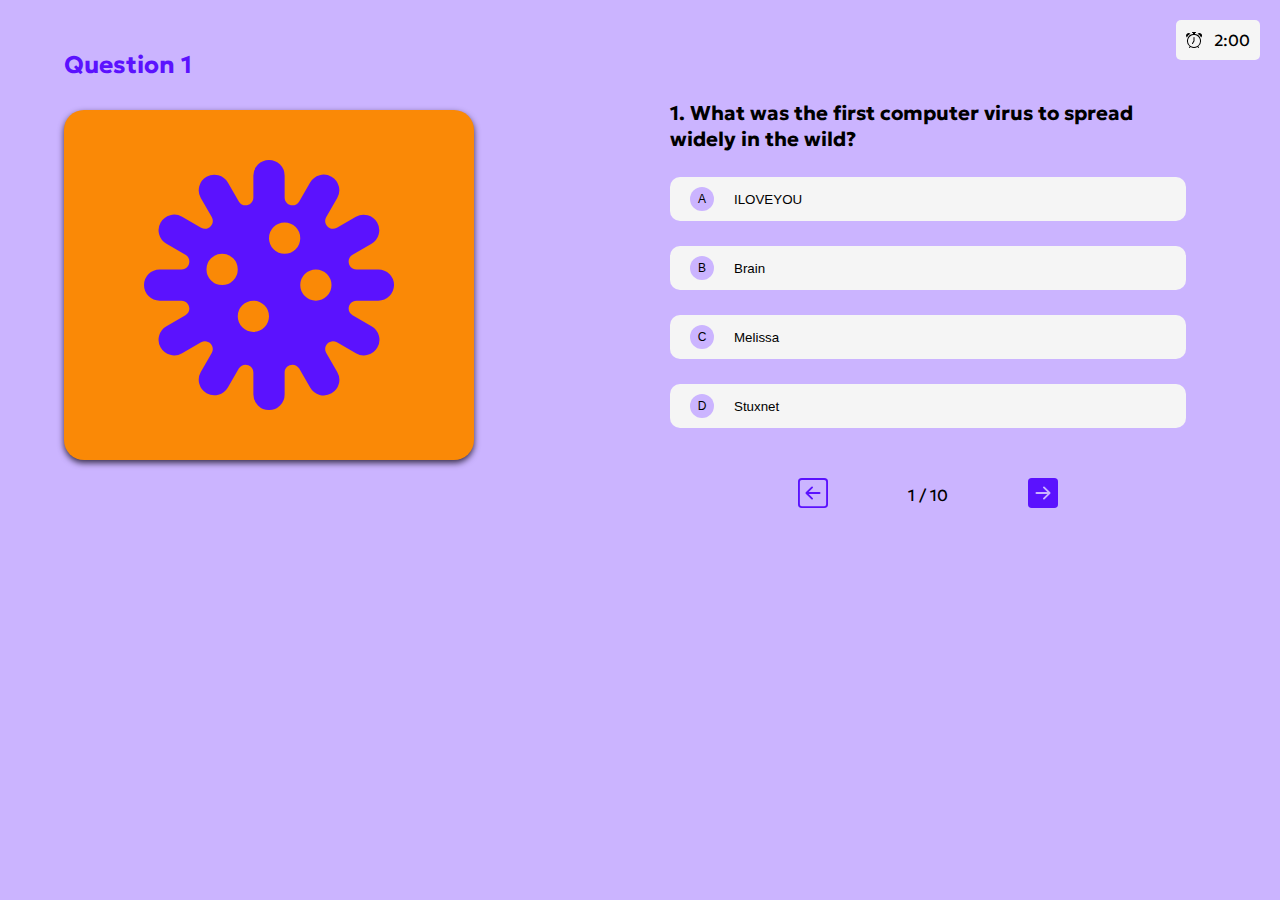
<file: index.html>
<!DOCTYPE html>
<html lang="en">
<head>
    <meta charset="UTF-8">
    <meta name="viewport" content="width=device-width, initial-scale=1.0">
    <link href="https://fonts.googleapis.com/css2?family=Geologica:wght@100..900&family=Poppins:ital,wght@0,100;0,200;0,300;0,400;0,500;0,600;0,700;0,800;0,900;1,100;1,200;1,300;1,400;1,500;1,600;1,700;1,800;1,900&display=swap" rel="stylesheet">
    <link rel="stylesheet" href="app.css">
    <title>Tech Trivia</title>
</head>
<body>
    <div class="container">
        <header class="first-column" >
            <section class="head" >
                <h1 class="questions">Question 1</h1>
            <div class="timer" >
                <img class="time" src="images/alarm.svg" alt="timer">
                <p>2:00</p>
            </div>
            </section>
              <section >
                <svg class="images" xmlns="http://www.w3.org/2000/svg"  class="bi bi-virus" viewBox="0 0 16 16">
                <path d="M8 0a1 1 0 0 1 1 1v1.402c0 .511.677.693.933.25l.7-1.214a1 1 0 0 1 1.733 1l-.701 1.214c-.256.443.24.939.683.683l1.214-.701a1 1 0 0 1 1 1.732l-1.214.701c-.443.256-.262.933.25.933H15a1 1 0 1 1 0 2h-1.402c-.512 0-.693.677-.25.933l1.214.701a1 1 0 1 1-1 1.732l-1.214-.7c-.443-.257-.939.24-.683.682l.701 1.214a1 1 0 1 1-1.732 1l-.701-1.214c-.256-.443-.933-.262-.933.25V15a1 1 0 1 1-2 0v-1.402c0-.512-.677-.693-.933-.25l-.701 1.214a1 1 0 0 1-1.732-1l.7-1.214c.257-.443-.24-.939-.682-.683l-1.214.701a1 1 0 1 1-1-1.732l1.214-.701c.443-.256.261-.933-.25-.933H1a1 1 0 1 1 0-2h1.402c.511 0 .693-.677.25-.933l-1.214-.701a1 1 0 1 1 1-1.732l1.214.701c.443.256.939-.24.683-.683l-.701-1.214a1 1 0 0 1 1.732-1l.701 1.214c.256.443.933.261.933-.25V1a1 1 0 0 1 1-1m2 5a1 1 0 1 0-2 0 1 1 0 0 0 2 0M6 7a1 1 0 1 0-2 0 1 1 0 0 0 2 0m1 4a1 1 0 1 0 0-2 1 1 0 0 0 0 2m5-3a1 1 0 1 0-2 0 1 1 0 0 0 2 0"/>
                </svg>

            </section>
        </header>
        <main class="second-column">
            <section>
                <p class="displayed-questions">1. What was the first computer virus to spread widely in the wild?</p>
            </section>
            <section >
               <div class="options js-options">
                   <button id="A" onclick="checkAnswer(this, 0);" class="option-a js-option-a">
                         <div class="option-icon-background"><p class="A">A</p></div>
                        <p class="B">ILOVEYOU</p>
                   </button>

                    <button id="B" onclick="checkAnswer(this, 0);" class="option-a">
                             <div class="option-icon-background"><p  class="A">B</p></div>  
                            <p class="B">Brain</p>
                    </button>

                    <button id="c" onclick="checkAnswer(this, 0);" class="option-a">
                        <div class="option-icon-background"><p class="A">C</p></div>
                        <p class="B">Melissa</p>
                    </button>

                   <button id="D" onclick="checkAnswer(this, 0);" class="option-a">
                             <div class="option-icon-background"><p class="A">D</p></div>  
                            <p class="B">Stuxnet</p>
                   </button>
               </div>
            </section>

            <footer>
            <a onclick="clickPreviousQuestion ();" href="#"><svg class="nav-btn-right" xmlns="http://www.w3.org/2000/svg"  class="bi bi-arrow-left-square" viewBox="0 0 16 16">
                <path fill-rule="evenodd" d="M15 2a1 1 0 0 0-1-1H2a1 1 0 0 0-1 1v12a1 1 0 0 0 1 1h12a1 1 0 0 0 1-1zM0 2a2 2 0 0 1 2-2h12a2 2 0 0 1 2 2v12a2 2 0 0 1-2 2H2a2 2 0 0 1-2-2zm11.5 5.5a.5.5 0 0 1 0 1H5.707l2.147 2.146a.5.5 0 0 1-.708.708l-3-3a.5.5 0 0 1 0-.708l3-3a.5.5 0 1 1 .708.708L5.707 7.5z"/>
            </svg></a>

            <p>1 / 10</p>

            <!-- <svg class="nav-btn-right" xmlns="http://www.w3.org/2000/svg" width="16" height="16" fill="currentColor" class="bi bi-arrow-right-square-fill" viewBox="0 0 16 16">
                 <path d="M0 14a2 2 0 0 0 2 2h12a2 2 0 0 0 2-2V2a2 2 0 0 0-2-2H2a2 2 0 0 0-2 2zm4.5-6.5h5.793L8.146 5.354a.5.5 0 1 1 .708-.708l3 3a.5.5 0 0 1 0 .708l-3 3a.5.5 0 0 1-.708-.708L10.293 8.5H4.5a.5.5 0 0 1 0-1"/>
            </svg> -->

            <a onclick="clickNextQuestion ();" href="index2.html"><svg class="nav-btn-right js-next" xmlns="http://www.w3.org/2000/svg"  class="bi bi-arrow-right-square-fill" viewBox="0 0 16 16">
                 <path d="M0 14a2 2 0 0 0 2 2h12a2 2 0 0 0 2-2V2a2 2 0 0 0-2-2H2a2 2 0 0 0-2 2zm4.5-6.5h5.793L8.146 5.354a.5.5 0 1 1 .708-.708l3 3a.5.5 0 0 1 0 .708l-3 3a.5.5 0 0 1-.708-.708L10.293 8.5H4.5a.5.5 0 0 1 0-1"/>
            </svg></a>
        </footer>
        </main>
        
        <!-- <div class="shape"></div>
        <div class="shape-b"></div> -->
    </div>

    <script>
        localStorage.setItem("quizScore", "0");
        localStorage.setItem("wrongAnswers", "0");
    </script>
    <script src="app.js">
    </script>
</body>
</html>
</file>
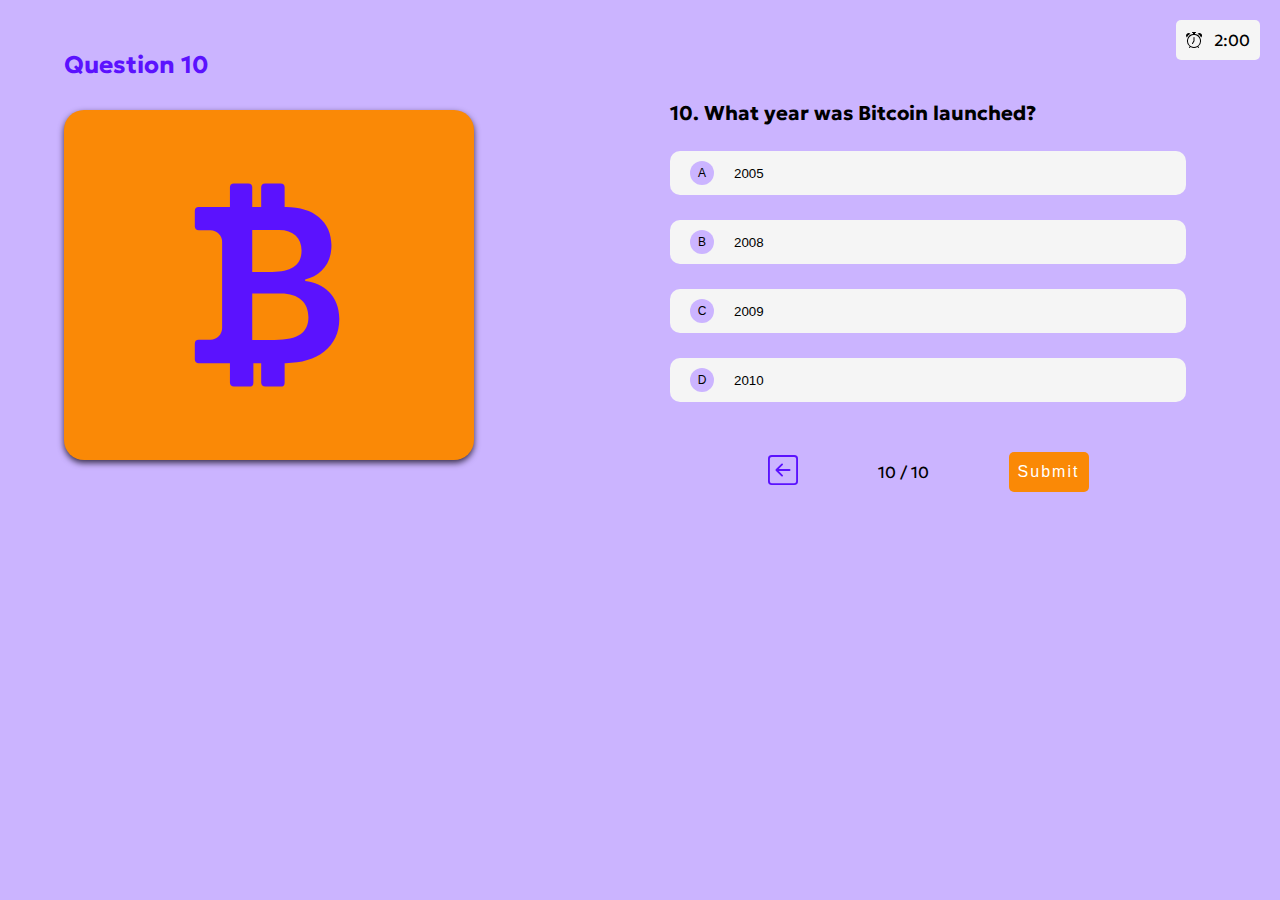
<file: index10.html>
<!DOCTYPE html>
<html lang="en">
<head>
    <meta charset="UTF-8">
    <meta name="viewport" content="width=device-width, initial-scale=1.0">
    <link href="https://fonts.googleapis.com/css2?family=Geologica:wght@100..900&family=Poppins:ital,wght@0,100;0,200;0,300;0,400;0,500;0,600;0,700;0,800;0,900;1,100;1,200;1,300;1,400;1,500;1,600;1,700;1,800;1,900&display=swap" rel="stylesheet">
    <link rel="stylesheet" href="app.css">
    <title>Tech Trivia</title>
</head>
<body>
    <div class="container">
        <header class="first-column" >
            <section class="head" >
                <h1 class="questions">Question 10</h1>
            <div class="timer" >
                <img class="time" src="images/alarm.svg" alt="timer">
                <p>2:00</p>
            </div>
            </section>
              <section >
             <svg class="images" xmlns="http://www.w3.org/2000/svg" class="bi bi-currency-bitcoin" viewBox="0 0 16 16">
                <path d="M5.5 13v1.25c0 .138.112.25.25.25h1a.25.25 0 0 0 .25-.25V13h.5v1.25c0 .138.112.25.25.25h1a.25.25 0 0 0 .25-.25V13h.084c1.992 0 3.416-1.033 3.416-2.82 0-1.502-1.007-2.323-2.186-2.44v-.088c.97-.242 1.683-.974 1.683-2.19C11.997 3.93 10.847 3 9.092 3H9V1.75a.25.25 0 0 0-.25-.25h-1a.25.25 0 0 0-.25.25V3h-.573V1.75a.25.25 0 0 0-.25-.25H5.75a.25.25 0 0 0-.25.25V3l-1.998.011a.25.25 0 0 0-.25.25v.989c0 .137.11.25.248.25l.755-.005a.75.75 0 0 1 .745.75v5.505a.75.75 0 0 1-.75.75l-.748.011a.25.25 0 0 0-.25.25v1c0 .138.112.25.25.25zm1.427-8.513h1.719c.906 0 1.438.498 1.438 1.312 0 .871-.575 1.362-1.877 1.362h-1.28zm0 4.051h1.84c1.137 0 1.756.58 1.756 1.524 0 .953-.626 1.45-2.158 1.45H6.927z"/>
            </svg>


            </section>
        </header>
        <main class="second-column">
            <section>
                <p class="displayed-questions">10. What year was Bitcoin launched?</p>
            </section>
            <section >
               <div class="options">
                   <button id="A" onclick="checkAnswer(this, 9);" class="option-a js-click">
                         <div class="option-icon-background"><p class="A">A</p></div>
                        <p class="B">2005</p>
                   </button>
                    <button id="B" onclick="checkAnswer(this, 9);" class="option-a">
                             <div class="option-icon-background"><p  class="A">B</p></div>
                             <p class="class="B">2008</p>
                    </button>
                    <button id="C" onclick="checkAnswer(this, 9);" class="option-a">
                        <div class="option-icon-background"><p class="A">C</p></div>
                        <p class="B">2009</p>
                    </button>
                   <button id="D" onclick="checkAnswer(this, 9);" class="option-a">
                             <div class="option-icon-background"><p class="A">D</p></div>  
                            <p class="B">2010</p>
                   </button>
               </div>
            </section>

            <footer>
            <a href="index9.html"><svg class="nav-btn-right" xmlns="http://www.w3.org/2000/svg"  class="bi bi-arrow-left-square" viewBox="0 0 16 16">
                <path fill-rule="evenodd" d="M15 2a1 1 0 0 0-1-1H2a1 1 0 0 0-1 1v12a1 1 0 0 0 1 1h12a1 1 0 0 0 1-1zM0 2a2 2 0 0 1 2-2h12a2 2 0 0 1 2 2v12a2 2 0 0 1-2 2H2a2 2 0 0 1-2-2zm11.5 5.5a.5.5 0 0 1 0 1H5.707l2.147 2.146a.5.5 0 0 1-.708.708l-3-3a.5.5 0 0 1 0-.708l3-3a.5.5 0 1 1 .708.708L5.707 7.5z"/>
            </svg></a>

            <p>10 / 10</p>

            <!-- <a href="index9.html"><svg class="nav-btn-right" xmlns="http://www.w3.org/2000/svg"  class="bi bi-arrow-right-square-fill" viewBox="0 0 16 16">
                 <path d="M0 14a2 2 0 0 0 2 2h12a2 2 0 0 0 2-2V2a2 2 0 0 0-2-2H2a2 2 0 0 0-2 2zm4.5-6.5h5.793L8.146 5.354a.5.5 0 1 1 .708-.708l3 3a.5.5 0 0 1 0 .708l-3 3a.5.5 0 0 1-.708-.708L10.293 8.5H4.5a.5.5 0 0 1 0-1"/>
            </svg></a> -->
            <a href="index11.html"><button onclick="submitScoreBtn();" class="submit-btn-right js-submit-score">Submit</button></a>

            
        </footer>
        </main>
    </div>

    <script src="app.js" >
    </script>
</body>
</html>
</file>
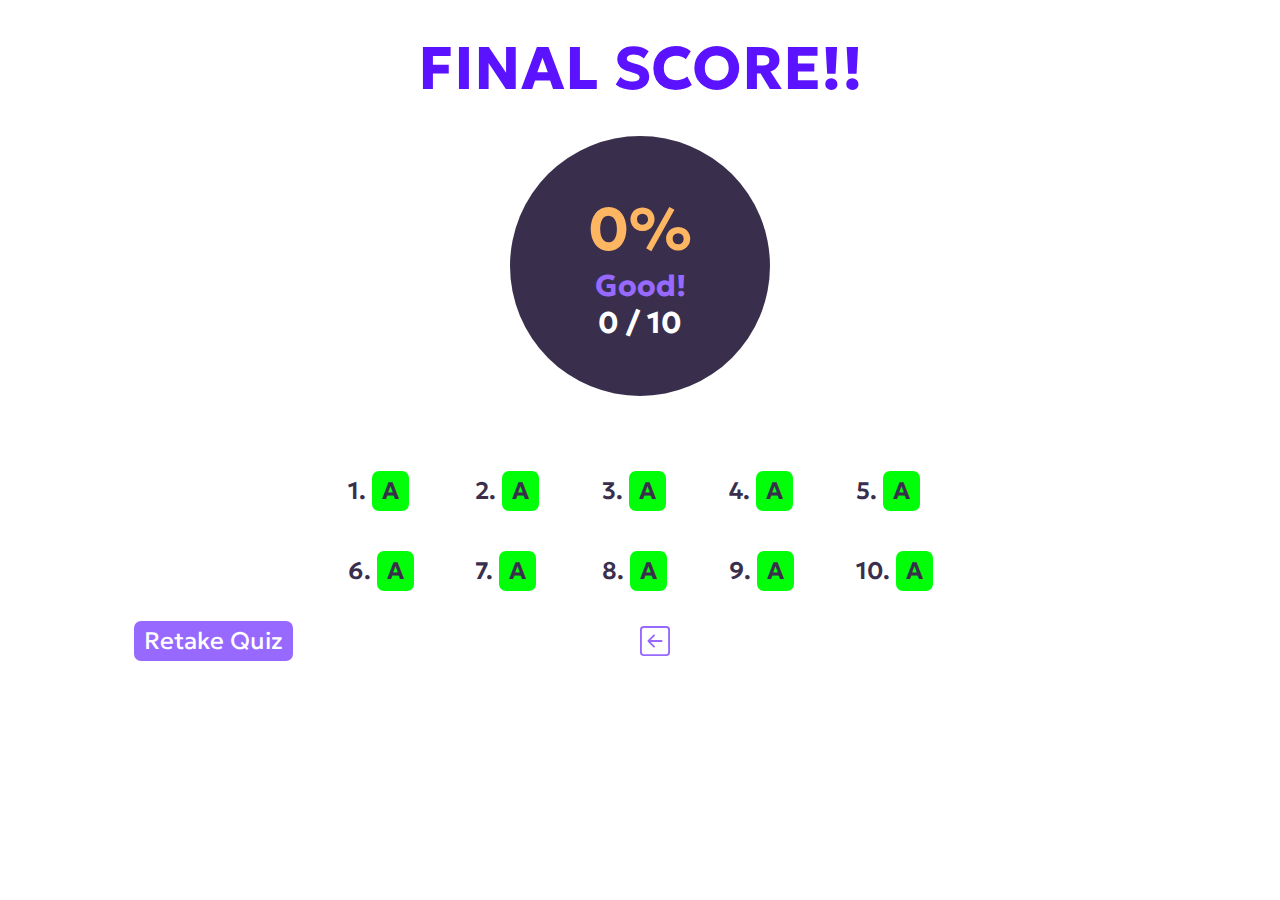
<file: index11.html>
<!DOCTYPE html>
<html lang="en">
<head>
    <meta charset="UTF-8">
    <meta name="viewport" content="width=device-width, initial-scale=1.0">
    <link href="https://fonts.googleapis.com/css2?family=Geologica:wght@100..900&family=Poppins:ital,wght@0,100;0,200;0,300;0,400;0,500;0,600;0,700;0,800;0,900;1,100;1,200;1,300;1,400;1,500;1,600;1,700;1,800;1,900&display=swap" rel="stylesheet">
    <link rel="stylesheet" href="app11.css">
    <title>Tech Trivia</title>
</head>
<body>
   <DIV class="container">
     <header>
        <h1 class="final-score">FINAL SCORE!!</h1>   
         <section>
            <div id="contain" class="display-scored js-display-scored">
                <p></p>
                <p class="score-remark">Good!</p>
                <p class="scores js-final-score"></p>
            </div>
        </section>
    </header>
    <main>
        <section class="score">

          <div>
            <p>1.</p>
            <div class="number">A</div>
          </div>

          <div>
            <p>2.</p>
            <div class="number">A</div>
          </div>

          <div>
            <p>3.</p>
            <div class="number">A</div>
          </div>

          <div>
            <p>4.</p>
            <div class="number">A</div>
          </div>

          <div>
            <p>5.</p>
            <div class="number">A</div>
          </div>

          <div>
            <p>6.</p>
            <div class="number">A</div>
          </div>

          <div>
            <p>7.</p>
            <div class="number">A</div>
          </div>

          <div>
            <p>8.</p>
            <div class="number">A</div>
          </div>

          <div>
            <p>9.</p>
            <div class="number">A</div>
          </div>

          <div>
            <p>10.</p>
            <div class="number">A</div>
          </div>
        </section>
       <section>
         <button>
              <a href="index.html"><svg class="nav-btn-right" xmlns="http://www.w3.org/2000/svg"  class="bi bi-arrow-left-square" viewBox="0 0 16 16">
                <path fill-rule="evenodd" d="M15 2a1 1 0 0 0-1-1H2a1 1 0 0 0-1 1v12a1 1 0 0 0 1 1h12a1 1 0 0 0 1-1zM0 2a2 2 0 0 1 2-2h12a2 2 0 0 1 2 2v12a2 2 0 0 1-2 2H2a2 2 0 0 1-2-2zm11.5 5.5a.5.5 0 0 1 0 1H5.707l2.147 2.146a.5.5 0 0 1-.708.708l-3-3a.5.5 0 0 1 0-.708l3-3a.5.5 0 1 1 .708.708L5.707 7.5z"/>
            </svg></a>
        </button>
        <a class="restart" href="index.html">Retake Quiz</a>
       </section>
       
    </main>
   
   </DIV>
    <script src="app.js" >
    </script>
</body>
</html>
</file>
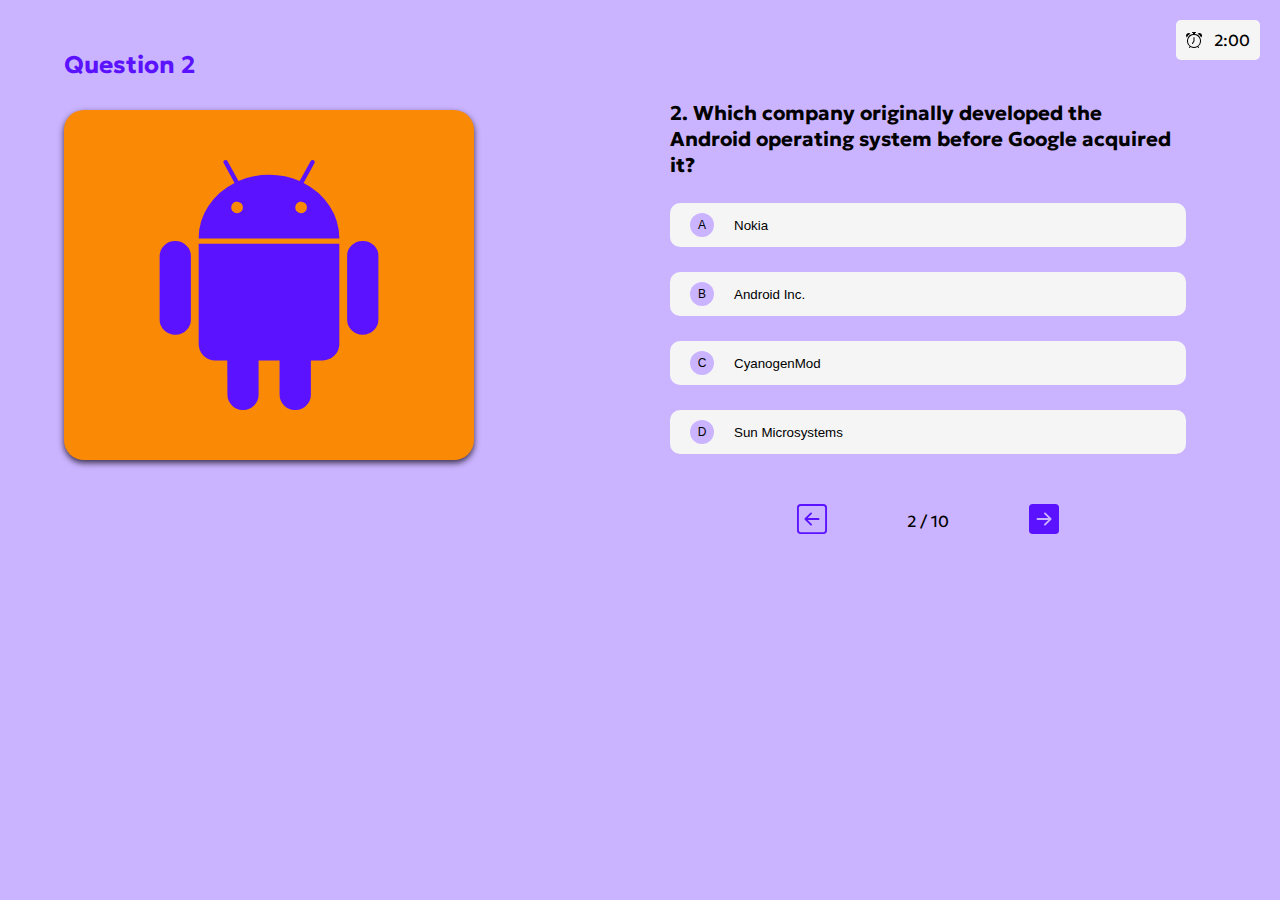
<file: index2.html>
<!DOCTYPE html>
<html lang="en">
<head>
    <meta charset="UTF-8">
    <meta name="viewport" content="width=device-width, initial-scale=1.0">
    <link href="https://fonts.googleapis.com/css2?family=Geologica:wght@100..900&family=Poppins:ital,wght@0,100;0,200;0,300;0,400;0,500;0,600;0,700;0,800;0,900;1,100;1,200;1,300;1,400;1,500;1,600;1,700;1,800;1,900&display=swap" rel="stylesheet">
    <link rel="stylesheet" href="app.css">
    <title>Tech Trivia</title>
</head>
<body>
    <div class="container">
        <header class="first-column" >
            <section class="head" >
                <h1 class="questions">Question 2</h1>
            <div class="timer" >
                <img class="time" src="images/alarm.svg" alt="timer">
                <p>2:00</p>
            </div>
            </section>
              <section >
                <svg  class="images" xmlns="http://www.w3.org/2000/svg" class="bi bi-android2" viewBox="0 0 16 16">
                    <path d="m10.213 1.471.691-1.26q.069-.124-.048-.192-.128-.057-.195.058l-.7 1.27A4.8 4.8 0 0 0 8.005.941q-1.032 0-1.956.404l-.7-1.27Q5.281-.037 5.154.02q-.117.069-.049.193l.691 1.259a4.25 4.25 0 0 0-1.673 1.476A3.7 3.7 0 0 0 3.5 5.02h9q0-1.125-.623-2.072a4.27 4.27 0 0 0-1.664-1.476ZM6.22 3.303a.37.37 0 0 1-.267.11.35.35 0 0 1-.263-.11.37.37 0 0 1-.107-.264.37.37 0 0 1 .107-.265.35.35 0 0 1 .263-.11q.155 0 .267.11a.36.36 0 0 1 .112.265.36.36 0 0 1-.112.264m4.101 0a.35.35 0 0 1-.262.11.37.37 0 0 1-.268-.11.36.36 0 0 1-.112-.264q0-.154.112-.265a.37.37 0 0 1 .268-.11q.155 0 .262.11a.37.37 0 0 1 .107.265q0 .153-.107.264M3.5 11.77q0 .441.311.75.311.306.76.307h.758l.01 2.182q0 .414.292.703a.96.96 0 0 0 .7.288.97.97 0 0 0 .71-.288.95.95 0 0 0 .292-.703v-2.182h1.343v2.182q0 .414.292.703a.97.97 0 0 0 .71.288.97.97 0 0 0 .71-.288.95.95 0 0 0 .292-.703v-2.182h.76q.436 0 .749-.308.31-.307.311-.75V5.365h-9zm10.495-6.587a.98.98 0 0 0-.702.278.9.9 0 0 0-.293.685v4.063q0 .406.293.69a.97.97 0 0 0 .702.284q.42 0 .712-.284a.92.92 0 0 0 .293-.69V6.146a.9.9 0 0 0-.293-.685 1 1 0 0 0-.712-.278m-12.702.283a1 1 0 0 1 .712-.283q.41 0 .702.283a.9.9 0 0 1 .293.68v4.063a.93.93 0 0 1-.288.69.97.97 0 0 1-.707.284 1 1 0 0 1-.712-.284.92.92 0 0 1-.293-.69V6.146q0-.396.293-.68"/>
                </svg>

            </section>
        </header>
        <main class="second-column">
            <section>
                <p class="displayed-questions">2. Which company originally developed the Android operating system before Google acquired it?
                </p>
            </section>
            <section >
               <div class="options">
                   <button id="A" onclick="checkAnswer(this, 1); " class="option-a js-click">
                         <div class="option-icon-background"><p class="A">A</p></div>
                        <p class="B"> Nokia</p>
                   </button>
                    <button id="B" onclick="checkAnswer(this, 1);" class="option-a">
                             <div class="option-icon-background"><p  class="A">B</p></div>  
                            <p class="B">Android Inc.</p>
                    </button>
                    <button id="C" onclick="checkAnswer(this, 1);" class="option-a">
                        <div class="option-icon-background"><p class="A">C</p></div>
                        <p class="B">CyanogenMod</p>
                    </button>
                   <button id="D" onclick="checkAnswer(this, 1);" class="option-a">
                             <div class="option-icon-background"><p class="A">D</p></div>  
                            <p class="B">Sun Microsystems</p>
                   </button>
               </div>
            </section>

            <footer>
            <a onclick="clickPreviousQuestion ();" href="index.html"><svg class="nav-btn-right" xmlns="http://www.w3.org/2000/svg"  class="bi bi-arrow-left-square" viewBox="0 0 16 16">
                <path fill-rule="evenodd" d="M15 2a1 1 0 0 0-1-1H2a1 1 0 0 0-1 1v12a1 1 0 0 0 1 1h12a1 1 0 0 0 1-1zM0 2a2 2 0 0 1 2-2h12a2 2 0 0 1 2 2v12a2 2 0 0 1-2 2H2a2 2 0 0 1-2-2zm11.5 5.5a.5.5 0 0 1 0 1H5.707l2.147 2.146a.5.5 0 0 1-.708.708l-3-3a.5.5 0 0 1 0-.708l3-3a.5.5 0 1 1 .708.708L5.707 7.5z"/>
            </svg></a>

            <p>2 / 10</p>
            <a href="index3.html"><svg class="nav-btn-right" xmlns="http://www.w3.org/2000/svg"  class="bi bi-arrow-right-square-fill" viewBox="0 0 16 16">
                 <path d="M0 14a2 2 0 0 0 2 2h12a2 2 0 0 0 2-2V2a2 2 0 0 0-2-2H2a2 2 0 0 0-2 2zm4.5-6.5h5.793L8.146 5.354a.5.5 0 1 1 .708-.708l3 3a.5.5 0 0 1 0 .708l-3 3a.5.5 0 0 1-.708-.708L10.293 8.5H4.5a.5.5 0 0 1 0-1"/>
            </svg></a>
        </footer>
        </main>
        
        <!-- <div class="shape"></div>
        <div class="shape-b"></div> -->
    </div>

    <script src="app.js" >
    </script>
</body>
</html>
</file>
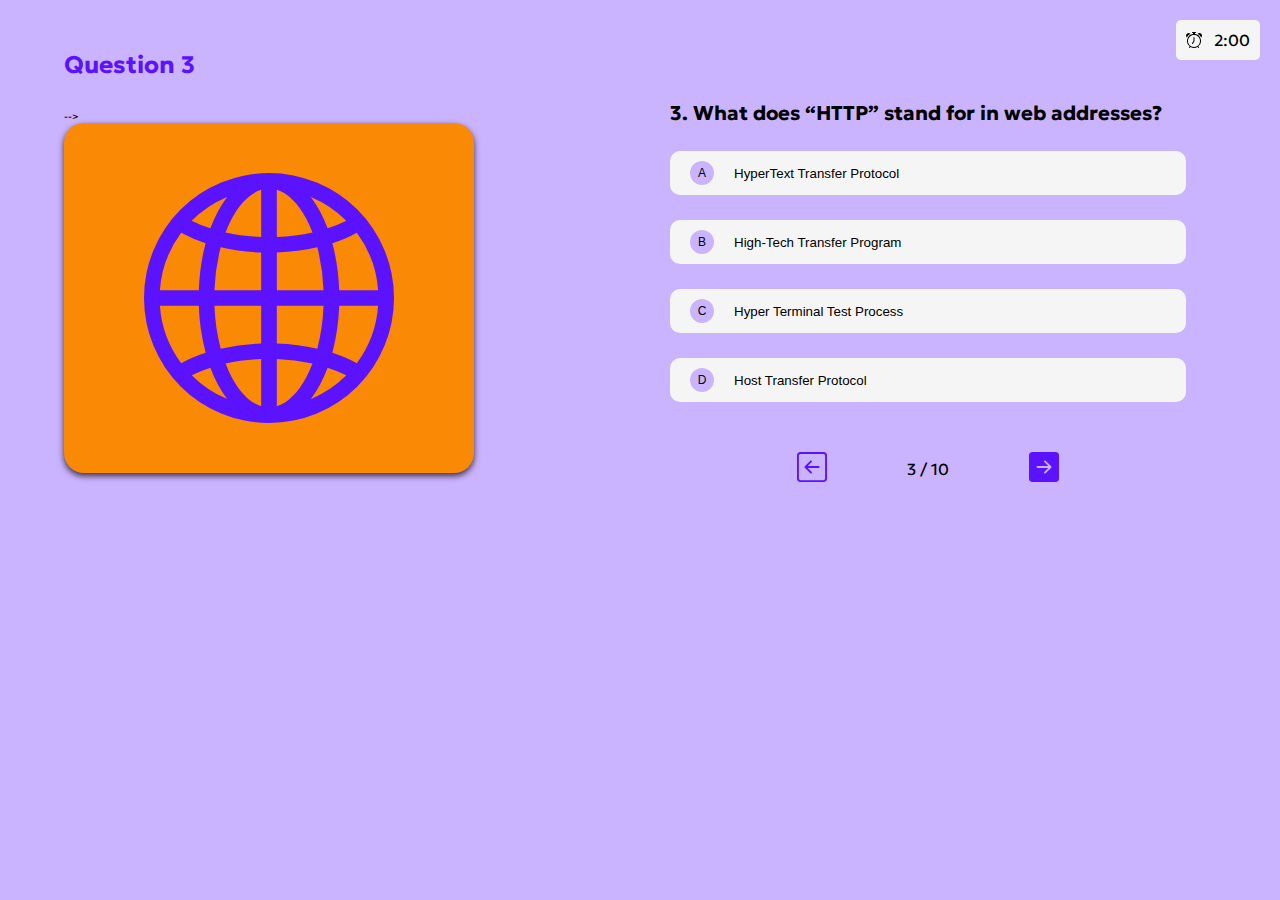
<file: index3.html>
<!DOCTYPE html>
<html lang="en">
<head>
    <meta charset="UTF-8">
    <meta name="viewport" content="width=device-width, initial-scale=1.0">
    <link href="https://fonts.googleapis.com/css2?family=Geologica:wght@100..900&family=Poppins:ital,wght@0,100;0,200;0,300;0,400;0,500;0,600;0,700;0,800;0,900;1,100;1,200;1,300;1,400;1,500;1,600;1,700;1,800;1,900&display=swap" rel="stylesheet">
    <link rel="stylesheet" href="app.css">
    <title>Tech Trivia</title>
</head>
<body>
    <div class="container">
        <header class="first-column" >
            <section class="head" >
                <h1 class="questions">Question 3</h1>
            <div class="timer" >
                <img class="time" src="images/alarm.svg" alt="timer">
                <p>2:00</p>
            </div>
            </section>
              <section >
                </svg> -->
                <svg class="images" xmlns="http://www.w3.org/2000/svg" width="16" height="16" fill="currentColor" class="bi bi-globe2" viewBox="0 0 16 16">
                    <path d="M0 8a8 8 0 1 1 16 0A8 8 0 0 1 0 8m7.5-6.923c-.67.204-1.335.82-1.887 1.855q-.215.403-.395.872c.705.157 1.472.257 2.282.287zM4.249 3.539q.214-.577.481-1.078a7 7 0 0 1 .597-.933A7 7 0 0 0 3.051 3.05q.544.277 1.198.49zM3.509 7.5c.036-1.07.188-2.087.436-3.008a9 9 0 0 1-1.565-.667A6.96 6.96 0 0 0 1.018 7.5zm1.4-2.741a12.3 12.3 0 0 0-.4 2.741H7.5V5.091c-.91-.03-1.783-.145-2.591-.332M8.5 5.09V7.5h2.99a12.3 12.3 0 0 0-.399-2.741c-.808.187-1.681.301-2.591.332zM4.51 8.5c.035.987.176 1.914.399 2.741A13.6 13.6 0 0 1 7.5 10.91V8.5zm3.99 0v2.409c.91.03 1.783.145 2.591.332.223-.827.364-1.754.4-2.741zm-3.282 3.696q.18.469.395.872c.552 1.035 1.218 1.65 1.887 1.855V11.91c-.81.03-1.577.13-2.282.287zm.11 2.276a7 7 0 0 1-.598-.933 9 9 0 0 1-.481-1.079 8.4 8.4 0 0 0-1.198.49 7 7 0 0 0 2.276 1.522zm-1.383-2.964A13.4 13.4 0 0 1 3.508 8.5h-2.49a6.96 6.96 0 0 0 1.362 3.675c.47-.258.995-.482 1.565-.667m6.728 2.964a7 7 0 0 0 2.275-1.521 8.4 8.4 0 0 0-1.197-.49 9 9 0 0 1-.481 1.078 7 7 0 0 1-.597.933M8.5 11.909v3.014c.67-.204 1.335-.82 1.887-1.855q.216-.403.395-.872A12.6 12.6 0 0 0 8.5 11.91zm3.555-.401c.57.185 1.095.409 1.565.667A6.96 6.96 0 0 0 14.982 8.5h-2.49a13.4 13.4 0 0 1-.437 3.008M14.982 7.5a6.96 6.96 0 0 0-1.362-3.675c-.47.258-.995.482-1.565.667.248.92.4 1.938.437 3.008zM11.27 2.461q.266.502.482 1.078a8.4 8.4 0 0 0 1.196-.49 7 7 0 0 0-2.275-1.52c.218.283.418.597.597.932m-.488 1.343a8 8 0 0 0-.395-.872C9.835 1.897 9.17 1.282 8.5 1.077V4.09c.81-.03 1.577-.13 2.282-.287z"/>
                </svg>

            </section>
        </header>
        <main class="second-column">
            <section>
                <p class="displayed-questions">3. What does “HTTP” stand for in web addresses?</p>
            </section>
            <section >
               <div class="options">
                   <button onclick=" click(); " class="option-a js-click">
                         <div class="option-icon-background"><p class="A">A</p></div>
                        <p class="B">HyperText Transfer Protocol</p>
                   </button>
                    <button onclick="console.log('working');" class="option-a">
                             <div class="option-icon-background"><p  class="A">B</p></div>  
                            <p class="B">High-Tech Transfer Program</p>
                    </button>
                    <button onclick="console.log('working');" class="option-a">
                        <div class="option-icon-background"><p class="A">C</p></div>
                        <p class="B">Hyper Terminal Test Process</p>
                    </button>
                   <button onclick="console.log('working');" class="option-a">
                             <div class="option-icon-background"><p class="A">D</p></div>  
                            <p class="B">Host Transfer Protocol</p>
                   </button>
               </div>
            </section>

            <footer>
            <a href="index2.html"><svg class="nav-btn-right" xmlns="http://www.w3.org/2000/svg"  class="bi bi-arrow-left-square" viewBox="0 0 16 16">
                <path fill-rule="evenodd" d="M15 2a1 1 0 0 0-1-1H2a1 1 0 0 0-1 1v12a1 1 0 0 0 1 1h12a1 1 0 0 0 1-1zM0 2a2 2 0 0 1 2-2h12a2 2 0 0 1 2 2v12a2 2 0 0 1-2 2H2a2 2 0 0 1-2-2zm11.5 5.5a.5.5 0 0 1 0 1H5.707l2.147 2.146a.5.5 0 0 1-.708.708l-3-3a.5.5 0 0 1 0-.708l3-3a.5.5 0 1 1 .708.708L5.707 7.5z"/>
            </svg></a>

            <p>3 / 10</p>

            <!-- <svg class="nav-btn-right" xmlns="http://www.w3.org/2000/svg" width="16" height="16" fill="currentColor" class="bi bi-arrow-right-square-fill" viewBox="0 0 16 16">
                 <path d="M0 14a2 2 0 0 0 2 2h12a2 2 0 0 0 2-2V2a2 2 0 0 0-2-2H2a2 2 0 0 0-2 2zm4.5-6.5h5.793L8.146 5.354a.5.5 0 1 1 .708-.708l3 3a.5.5 0 0 1 0 .708l-3 3a.5.5 0 0 1-.708-.708L10.293 8.5H4.5a.5.5 0 0 1 0-1"/>
            </svg> -->

            <a href="index4.html"><svg class="nav-btn-right" xmlns="http://www.w3.org/2000/svg"  class="bi bi-arrow-right-square-fill" viewBox="0 0 16 16">
                 <path d="M0 14a2 2 0 0 0 2 2h12a2 2 0 0 0 2-2V2a2 2 0 0 0-2-2H2a2 2 0 0 0-2 2zm4.5-6.5h5.793L8.146 5.354a.5.5 0 1 1 .708-.708l3 3a.5.5 0 0 1 0 .708l-3 3a.5.5 0 0 1-.708-.708L10.293 8.5H4.5a.5.5 0 0 1 0-1"/>
            </svg></a>
        </footer>
        </main>
    </div>

    <script src="app.js" >
    </script>
</body>
</html>
</file>
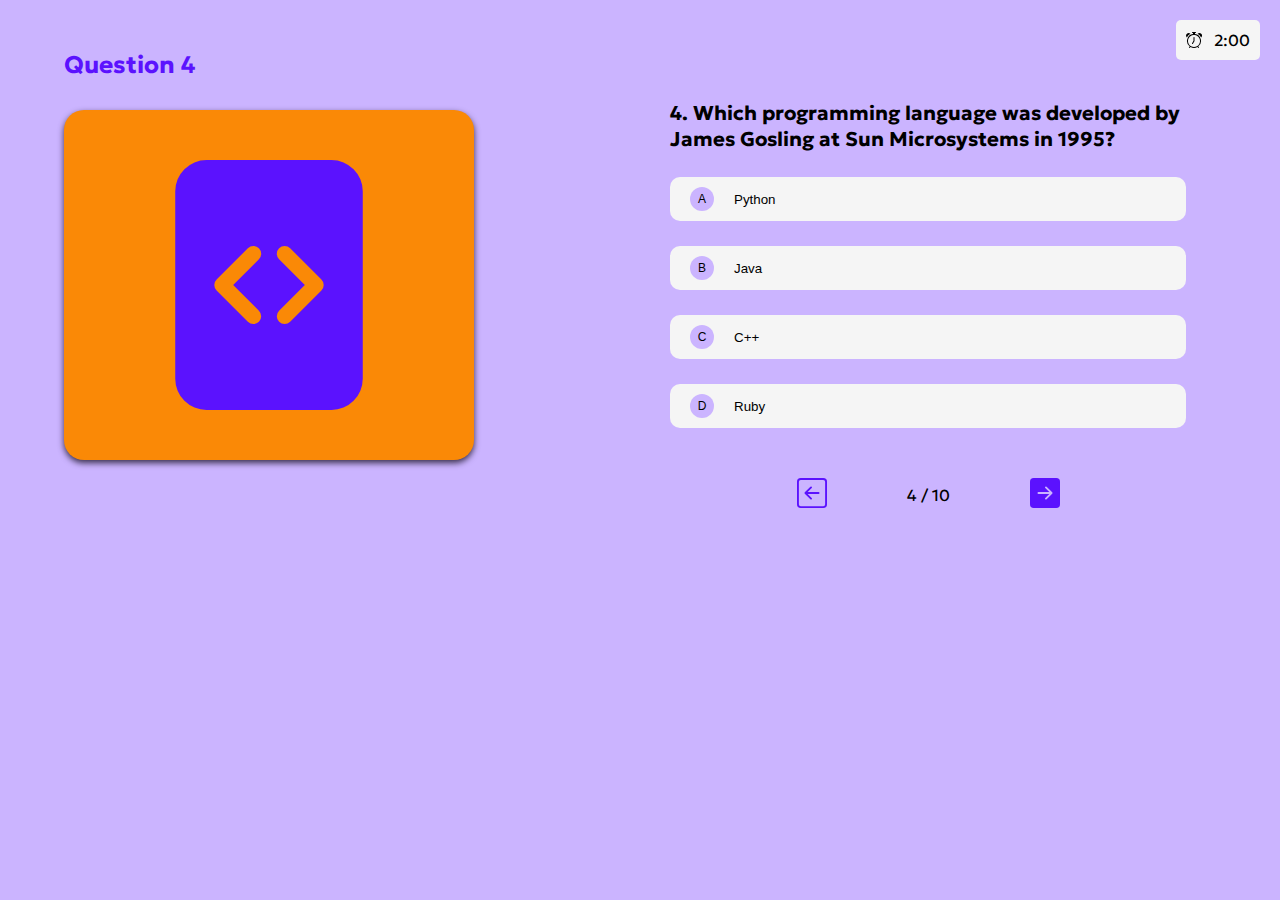
<file: index4.html>
<!DOCTYPE html>
<html lang="en">
<head>
    <meta charset="UTF-8">
    <meta name="viewport" content="width=device-width, initial-scale=1.0">
    <link href="https://fonts.googleapis.com/css2?family=Geologica:wght@100..900&family=Poppins:ital,wght@0,100;0,200;0,300;0,400;0,500;0,600;0,700;0,800;0,900;1,100;1,200;1,300;1,400;1,500;1,600;1,700;1,800;1,900&display=swap" rel="stylesheet">
    <link rel="stylesheet" href="app.css">
    <title>Tech Trivia</title>
</head>
<body>
    <div class="container">
        <header class="first-column" >
            <section class="head" >
                <h1 class="questions">Question 4</h1>
            <div class="timer" >
                <img class="time" src="images/alarm.svg" alt="timer">
                <p>2:00</p>
            </div>
            </section>
              <section >
               <svg class="images" xmlns="http://www.w3.org/2000/svg" width="16" height="16" fill="currentColor" class="bi bi-file-code-fill" viewBox="0 0 16 16">
                    <path d="M12 0H4a2 2 0 0 0-2 2v12a2 2 0 0 0 2 2h8a2 2 0 0 0 2-2V2a2 2 0 0 0-2-2M6.646 5.646a.5.5 0 1 1 .708.708L5.707 8l1.647 1.646a.5.5 0 0 1-.708.708l-2-2a.5.5 0 0 1 0-.708zm2.708 0 2 2a.5.5 0 0 1 0 .708l-2 2a.5.5 0 0 1-.708-.708L10.293 8 8.646 6.354a.5.5 0 1 1 .708-.708"/>
                </svg>

            </section>
        </header>
        <main class="second-column">
            <section>
                <p class="displayed-questions">4. Which programming language was developed by James Gosling at Sun Microsystems in 1995?</p>
            </section>
            <section >
               <div class="options">
                   <button onclick=" click(); " class="option-a js-click">
                         <div class="option-icon-background"><p class="A">A</p></div>
                        <p class="B">Python</p>
                   </button>
                    <button onclick="console.log('working');" class="option-a">
                             <div class="option-icon-background"><p  class="A">B</p></div>  
                            <p class="B">Java</p>
                    </button>
                    <button onclick="console.log('working');" class="option-a">
                        <div class="option-icon-background"><p class="A">C</p></div>
                        <p class="B">C++</p>
                    </button>
                   <button onclick="console.log('working');" class="option-a">
                             <div class="option-icon-background"><p class="A">D</p></div>  
                            <p class="B">Ruby</p>
                   </button>
               </div>
            </section>

            <footer>
            <a href="index3.html"><svg class="nav-btn-right" xmlns="http://www.w3.org/2000/svg"  class="bi bi-arrow-left-square" viewBox="0 0 16 16">
                <path fill-rule="evenodd" d="M15 2a1 1 0 0 0-1-1H2a1 1 0 0 0-1 1v12a1 1 0 0 0 1 1h12a1 1 0 0 0 1-1zM0 2a2 2 0 0 1 2-2h12a2 2 0 0 1 2 2v12a2 2 0 0 1-2 2H2a2 2 0 0 1-2-2zm11.5 5.5a.5.5 0 0 1 0 1H5.707l2.147 2.146a.5.5 0 0 1-.708.708l-3-3a.5.5 0 0 1 0-.708l3-3a.5.5 0 1 1 .708.708L5.707 7.5z"/>
            </svg></a>

            <p>4 / 10</p>

            <a href="index5.html"><svg class="nav-btn-right" xmlns="http://www.w3.org/2000/svg"  class="bi bi-arrow-right-square-fill" viewBox="0 0 16 16">
                 <path d="M0 14a2 2 0 0 0 2 2h12a2 2 0 0 0 2-2V2a2 2 0 0 0-2-2H2a2 2 0 0 0-2 2zm4.5-6.5h5.793L8.146 5.354a.5.5 0 1 1 .708-.708l3 3a.5.5 0 0 1 0 .708l-3 3a.5.5 0 0 1-.708-.708L10.293 8.5H4.5a.5.5 0 0 1 0-1"/>
            </svg></a>
        </footer>
        </main>
    </div>

    <script src="app.js" >
    </script>
</body>
</html>
</file>
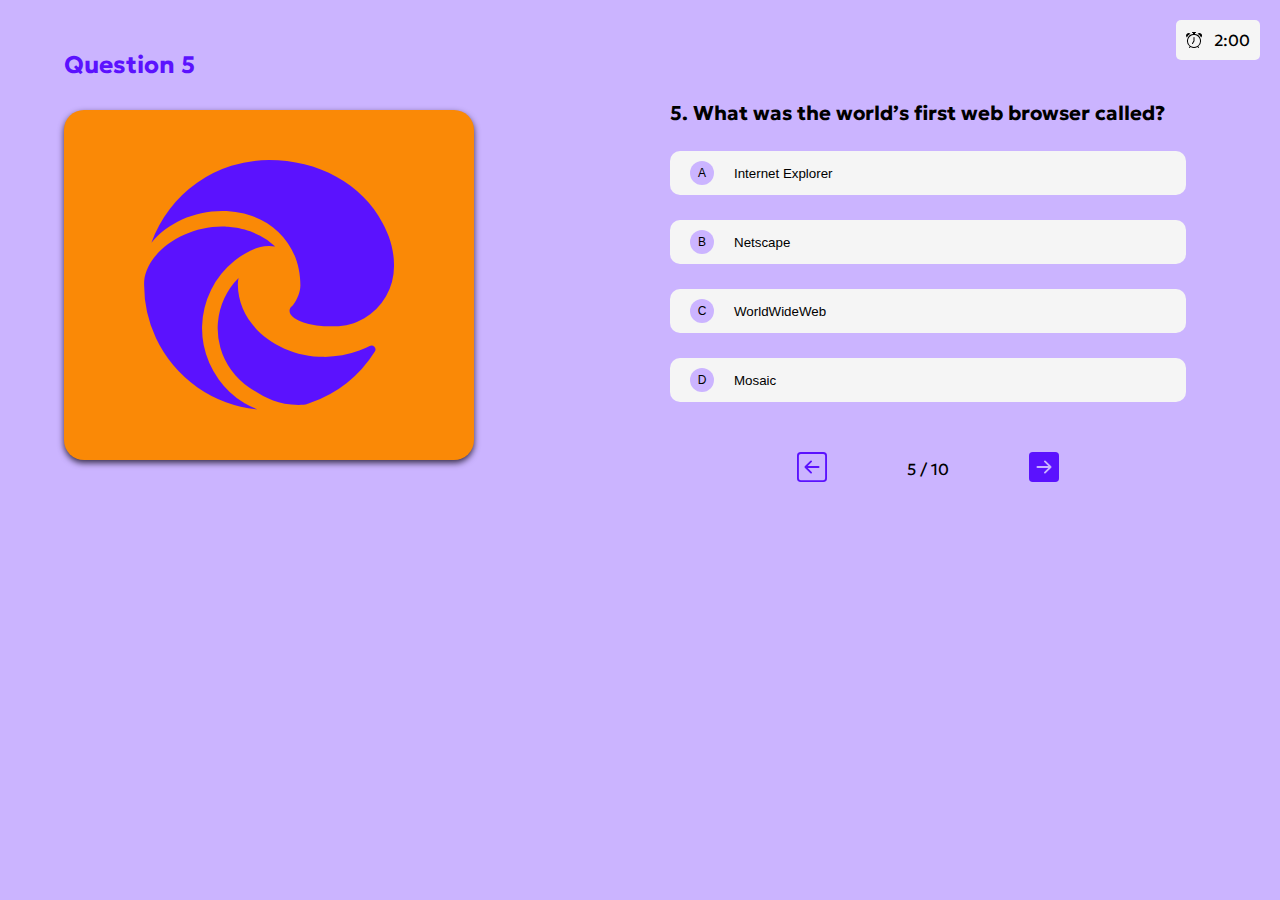
<file: index5.html>
<!DOCTYPE html>
<html lang="en">
<head>
    <meta charset="UTF-8">
    <meta name="viewport" content="width=device-width, initial-scale=1.0">
    <link href="https://fonts.googleapis.com/css2?family=Geologica:wght@100..900&family=Poppins:ital,wght@0,100;0,200;0,300;0,400;0,500;0,600;0,700;0,800;0,900;1,100;1,200;1,300;1,400;1,500;1,600;1,700;1,800;1,900&display=swap" rel="stylesheet">
    <link rel="stylesheet" href="app.css">
    <title>Tech Trivia</title>
</head>
<body>
    <div class="container">
        <header class="first-column" >
            <section class="head" >
                <h1 class="questions">Question 5</h1>
            <div class="timer" >
                <img class="time" src="images/alarm.svg" alt="timer">
                <p>2:00</p>
            </div>
            </section>
              <section >
                <svg class="images" xmlns="http://www.w3.org/2000/svg"  class="bi bi-browser-edge" viewBox="0 0 16 16">
                    <path d="M9.482 9.341c-.069.062-.17.153-.17.309 0 .162.107.325.3.456.877.613 2.521.54 2.592.538h.002c.667 0 1.32-.18 1.894-.519A3.84 3.84 0 0 0 16 6.819c.018-1.316-.44-2.218-.666-2.664l-.04-.08C13.963 1.487 11.106 0 8 0A8 8 0 0 0 .473 5.29C1.488 4.048 3.183 3.262 5 3.262c2.83 0 5.01 1.885 5.01 4.797h-.004v.002c0 .338-.168.832-.487 1.244l.006-.006z"/>
                     <path d="M.01 7.753a8.14 8.14 0 0 0 .753 3.641 8 8 0 0 0 6.495 4.564 5 5 0 0 1-.785-.377h-.01l-.12-.075a5.5 5.5 0 0 1-1.56-1.463A5.543 5.543 0 0 1 6.81 5.8l.01-.004.025-.012c.208-.098.62-.292 1.167-.285q.194.001.384.033a4 4 0 0 0-.993-.698l-.01-.005C6.348 4.282 5.199 4.263 5 4.263c-2.44 0-4.824 1.634-4.99 3.49m10.263 7.912q.133-.04.265-.084-.153.047-.307.086z"/>
                     <path d="M10.228 15.667a5 5 0 0 0 .303-.086l.082-.025a8.02 8.02 0 0 0 4.162-3.3.25.25 0 0 0-.331-.35q-.322.168-.663.294a6.4 6.4 0 0 1-2.243.4c-2.957 0-5.532-2.031-5.532-4.644q.003-.203.046-.399a4.54 4.54 0 0 0-.46 5.898l.003.005c.315.441.707.821 1.158 1.121h.003l.144.09c.877.55 1.721 1.078 3.328.996"/>
                </svg>

            </section>
        </header>
        <main class="second-column">
            <section>
                <p class="displayed-questions">5. What was the world’s first web browser called?</p>
            </section>
            <section >
               <div class="options">
                   <button id="A" onclick="checkAnswer(this, 4); " class="option-a js-click">
                         <div class="option-icon-background"><p class="A">A</p></div>
                        <p class="B">Internet Explorer</p>
                   </button>
                    <button id="B" onclick="checkAnswer(this, 4);" class="option-a">
                             <div class="option-icon-background"><p  class="A">B</p></div>  
                            <p class="B">Netscape</p>
                    </button>
                    <button id="C" onclick="checkAnswer(this, 4);" class="option-a">
                        <div class="option-icon-background"><p class="A">C</p></div>
                        <p class="B">WorldWideWeb</p>
                    </button>
                   <button id="D" onclick="checkAnswer(this, 4);" class="option-a">
                             <div class="option-icon-background"><p class="A">D</p></div>  
                            <p class="B"> Mosaic</p>
                   </button>
               </div>
            </section>

            <footer>
            <a href="index4.html"><svg class="nav-btn-right" xmlns="http://www.w3.org/2000/svg"  class="bi bi-arrow-left-square" viewBox="0 0 16 16">
                <path fill-rule="evenodd" d="M15 2a1 1 0 0 0-1-1H2a1 1 0 0 0-1 1v12a1 1 0 0 0 1 1h12a1 1 0 0 0 1-1zM0 2a2 2 0 0 1 2-2h12a2 2 0 0 1 2 2v12a2 2 0 0 1-2 2H2a2 2 0 0 1-2-2zm11.5 5.5a.5.5 0 0 1 0 1H5.707l2.147 2.146a.5.5 0 0 1-.708.708l-3-3a.5.5 0 0 1 0-.708l3-3a.5.5 0 1 1 .708.708L5.707 7.5z"/>
            </svg></a>

            <p>5 / 10</p>

            <a href="index6.html"><svg class="nav-btn-right" xmlns="http://www.w3.org/2000/svg"  class="bi bi-arrow-right-square-fill" viewBox="0 0 16 16">
                 <path d="M0 14a2 2 0 0 0 2 2h12a2 2 0 0 0 2-2V2a2 2 0 0 0-2-2H2a2 2 0 0 0-2 2zm4.5-6.5h5.793L8.146 5.354a.5.5 0 1 1 .708-.708l3 3a.5.5 0 0 1 0 .708l-3 3a.5.5 0 0 1-.708-.708L10.293 8.5H4.5a.5.5 0 0 1 0-1"/>
            </svg></a>
        </footer>
        </main>
    </div>

    <script src="app.js" >
    </script>
</body>
</html>
</file>
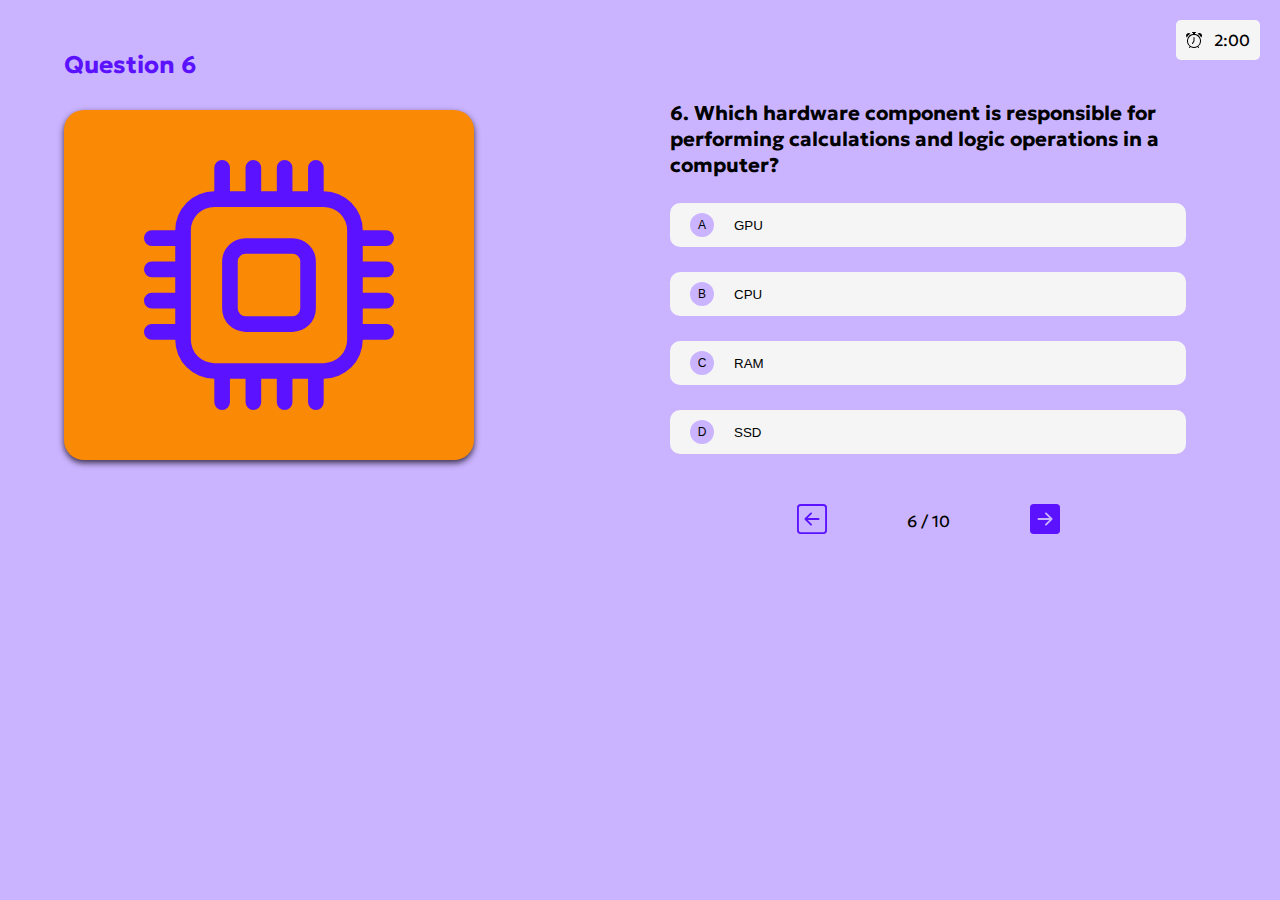
<file: index6.html>
<!DOCTYPE html>
<html lang="en">
<head>
    <meta charset="UTF-8">
    <meta name="viewport" content="width=device-width, initial-scale=1.0">
    <link href="https://fonts.googleapis.com/css2?family=Geologica:wght@100..900&family=Poppins:ital,wght@0,100;0,200;0,300;0,400;0,500;0,600;0,700;0,800;0,900;1,100;1,200;1,300;1,400;1,500;1,600;1,700;1,800;1,900&display=swap" rel="stylesheet">
    <link rel="stylesheet" href="app.css">
    <title>Tech Trivia</title>
</head>
<body>
    <div class="container">
        <header class="first-column" >
            <section class="head" >
                <h1 class="questions">Question 6</h1>
            <div class="timer" >
                <img class="time" src="images/alarm.svg" alt="timer">
                <p>2:00</p>
            </div>
            </section>
              <section >
                <svg class="images" xmlns="http://www.w3.org/2000/svg"  class="bi bi-cpu" viewBox="0 0 16 16">
                     <path d="M5 0a.5.5 0 0 1 .5.5V2h1V.5a.5.5 0 0 1 1 0V2h1V.5a.5.5 0 0 1 1 0V2h1V.5a.5.5 0 0 1 1 0V2A2.5 2.5 0 0 1 14 4.5h1.5a.5.5 0 0 1 0 1H14v1h1.5a.5.5 0 0 1 0 1H14v1h1.5a.5.5 0 0 1 0 1H14v1h1.5a.5.5 0 0 1 0 1H14a2.5 2.5 0 0 1-2.5 2.5v1.5a.5.5 0 0 1-1 0V14h-1v1.5a.5.5 0 0 1-1 0V14h-1v1.5a.5.5 0 0 1-1 0V14h-1v1.5a.5.5 0 0 1-1 0V14A2.5 2.5 0 0 1 2 11.5H.5a.5.5 0 0 1 0-1H2v-1H.5a.5.5 0 0 1 0-1H2v-1H.5a.5.5 0 0 1 0-1H2v-1H.5a.5.5 0 0 1 0-1H2A2.5 2.5 0 0 1 4.5 2V.5A.5.5 0 0 1 5 0m-.5 3A1.5 1.5 0 0 0 3 4.5v7A1.5 1.5 0 0 0 4.5 13h7a1.5 1.5 0 0 0 1.5-1.5v-7A1.5 1.5 0 0 0 11.5 3zM5 6.5A1.5 1.5 0 0 1 6.5 5h3A1.5 1.5 0 0 1 11 6.5v3A1.5 1.5 0 0 1 9.5 11h-3A1.5 1.5 0 0 1 5 9.5zM6.5 6a.5.5 0 0 0-.5.5v3a.5.5 0 0 0 .5.5h3a.5.5 0 0 0 .5-.5v-3a.5.5 0 0 0-.5-.5z"/>
                </svg>

            </section>
        </header>
        <main class="second-column">
            <section>
                <p class="displayed-questions">6. Which hardware component is responsible for performing calculations and logic operations in a computer?</p>
            </section>
            <section >
               <div class="options">
                   <button id="A" onclick="checkAnswer(this, 5);" class="option-a js-click">
                         <div class="option-icon-background"><p class="A">A</p></div>
                        <p class="B">GPU</p>
                   </button>
                    <button id="B" onclick="checkAnswer(this, 5);" class="option-a">
                             <div class="option-icon-background"><p  class="A">B</p></div>  
                            <p class="B">CPU</p>
                    </button>
                    <button id="C" onclick="checkAnswer(this, 5);" class="option-a">
                        <div class="option-icon-background"><p class="A">C</p></div>
                        <p class="B">RAM</p>
                    </button>
                   <button id="D" onclick="checkAnswer(this, 5);" class="option-a">
                             <div class="option-icon-background"><p class="A">D</p></div>  
                            <p class="B">SSD</p>
                   </button>
               </div>
            </section>

            <footer>
            <a href="index5.html"><svg class="nav-btn-right" xmlns="http://www.w3.org/2000/svg"  class="bi bi-arrow-left-square" viewBox="0 0 16 16">
                <path fill-rule="evenodd" d="M15 2a1 1 0 0 0-1-1H2a1 1 0 0 0-1 1v12a1 1 0 0 0 1 1h12a1 1 0 0 0 1-1zM0 2a2 2 0 0 1 2-2h12a2 2 0 0 1 2 2v12a2 2 0 0 1-2 2H2a2 2 0 0 1-2-2zm11.5 5.5a.5.5 0 0 1 0 1H5.707l2.147 2.146a.5.5 0 0 1-.708.708l-3-3a.5.5 0 0 1 0-.708l3-3a.5.5 0 1 1 .708.708L5.707 7.5z"/>
            </svg></a>

            <p>6 / 10</p>

            <a href="index7.html"><svg class="nav-btn-right" xmlns="http://www.w3.org/2000/svg"  class="bi bi-arrow-right-square-fill" viewBox="0 0 16 16">
                 <path d="M0 14a2 2 0 0 0 2 2h12a2 2 0 0 0 2-2V2a2 2 0 0 0-2-2H2a2 2 0 0 0-2 2zm4.5-6.5h5.793L8.146 5.354a.5.5 0 1 1 .708-.708l3 3a.5.5 0 0 1 0 .708l-3 3a.5.5 0 0 1-.708-.708L10.293 8.5H4.5a.5.5 0 0 1 0-1"/>
            </svg></a>
        </footer>
        </main>
    </div>

    <script src="app.js" >
    </script>
</body>
</html>
</file>
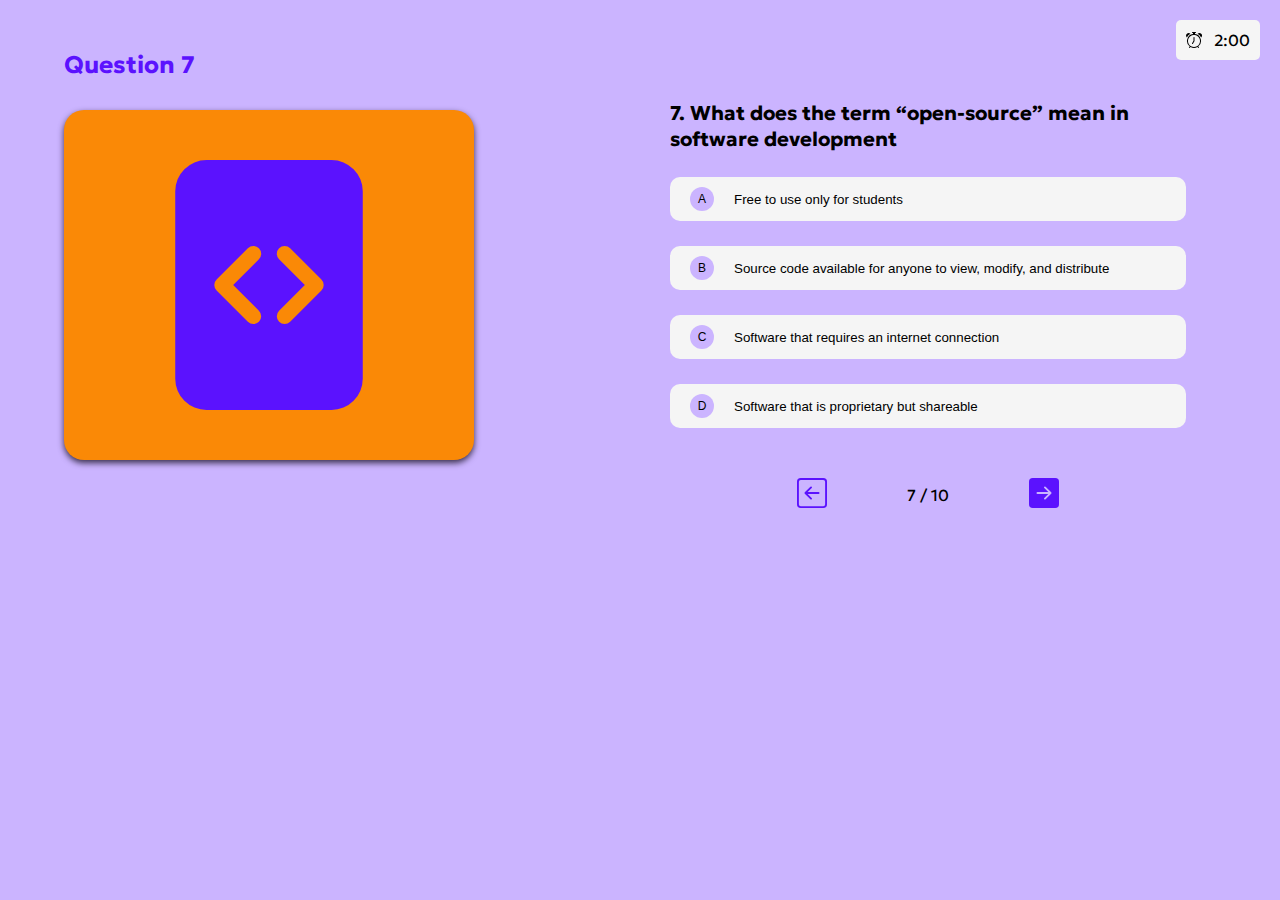
<file: index7.html>
<!DOCTYPE html>
<html lang="en">
<head>
    <meta charset="UTF-8">
    <meta name="viewport" content="width=device-width, initial-scale=1.0">
    <link href="https://fonts.googleapis.com/css2?family=Geologica:wght@100..900&family=Poppins:ital,wght@0,100;0,200;0,300;0,400;0,500;0,600;0,700;0,800;0,900;1,100;1,200;1,300;1,400;1,500;1,600;1,700;1,800;1,900&display=swap" rel="stylesheet">
    <link rel="stylesheet" href="app.css">
    <title>Tech Trivia</title>
</head>
<body>
    <div class="container">
        <header class="first-column" >
            <section class="head" >
                <h1 class="questions">Question 7</h1>
            <div class="timer" >
                <img class="time" src="images/alarm.svg" alt="timer">
                <p>2:00</p>
            </div>
            </section>
              <section >
              <svg class="images" xmlns="http://www.w3.org/2000/svg"  class="bi bi-file-code-fill" viewBox="0 0 16 16">
                    <path d="M12 0H4a2 2 0 0 0-2 2v12a2 2 0 0 0 2 2h8a2 2 0 0 0 2-2V2a2 2 0 0 0-2-2M6.646 5.646a.5.5 0 1 1 .708.708L5.707 8l1.647 1.646a.5.5 0 0 1-.708.708l-2-2a.5.5 0 0 1 0-.708zm2.708 0 2 2a.5.5 0 0 1 0 .708l-2 2a.5.5 0 0 1-.708-.708L10.293 8 8.646 6.354a.5.5 0 1 1 .708-.708"/>
                </svg>

            </section>
        </header>
        <main class="second-column">
            <section>
                <p class="displayed-questions">7. What does the term “open-source” mean in software development</p>
            </section>
            <section >
               <div class="options">
                   <button id="A" onclick="checkAnswer(this, 6);" class="option-a js-click">
                         <div class="option-icon-background"><p class="A">A</p></div>
                        <p class="B">Free to use only for students</p>
                   </button>
                    <button id="B" onclick="checkAnswer(this, 6);" class="option-a">
                             <div class="option-icon-background"><p  class="A">B</p></div>  
                            <p class="B">Source code available for anyone to view, modify, and distribute</p>
                    </button>
                    <button id="C" onclick="checkAnswer(this, 6);" class="option-a">
                        <div class="option-icon-background"><p class="A">C</p></div>
                        <p class="B">Software that requires an internet connection</p>
                    </button>
                   <button id="D" onclick="checkAnswer(this, 6);" class="option-a">
                             <div class="option-icon-background"><p class="A">D</p></div>  
                            <p class="B">Software that is proprietary but shareable</p>
                   </button>
               </div>
            </section>

            <footer>
            <a href="index6.html"><svg class="nav-btn-right" xmlns="http://www.w3.org/2000/svg"  class="bi bi-arrow-left-square" viewBox="0 0 16 16">
                <path fill-rule="evenodd" d="M15 2a1 1 0 0 0-1-1H2a1 1 0 0 0-1 1v12a1 1 0 0 0 1 1h12a1 1 0 0 0 1-1zM0 2a2 2 0 0 1 2-2h12a2 2 0 0 1 2 2v12a2 2 0 0 1-2 2H2a2 2 0 0 1-2-2zm11.5 5.5a.5.5 0 0 1 0 1H5.707l2.147 2.146a.5.5 0 0 1-.708.708l-3-3a.5.5 0 0 1 0-.708l3-3a.5.5 0 1 1 .708.708L5.707 7.5z"/>
            </svg></a>

            <p>7 / 10</p>

            <a href="index8.html"><svg class="nav-btn-right" xmlns="http://www.w3.org/2000/svg"  class="bi bi-arrow-right-square-fill" viewBox="0 0 16 16">
                 <path d="M0 14a2 2 0 0 0 2 2h12a2 2 0 0 0 2-2V2a2 2 0 0 0-2-2H2a2 2 0 0 0-2 2zm4.5-6.5h5.793L8.146 5.354a.5.5 0 1 1 .708-.708l3 3a.5.5 0 0 1 0 .708l-3 3a.5.5 0 0 1-.708-.708L10.293 8.5H4.5a.5.5 0 0 1 0-1"/>
            </svg></a>
        </footer>
        </main>
    </div>

    <script src="app.js" >
    </script>
</body>
</html>
</file>
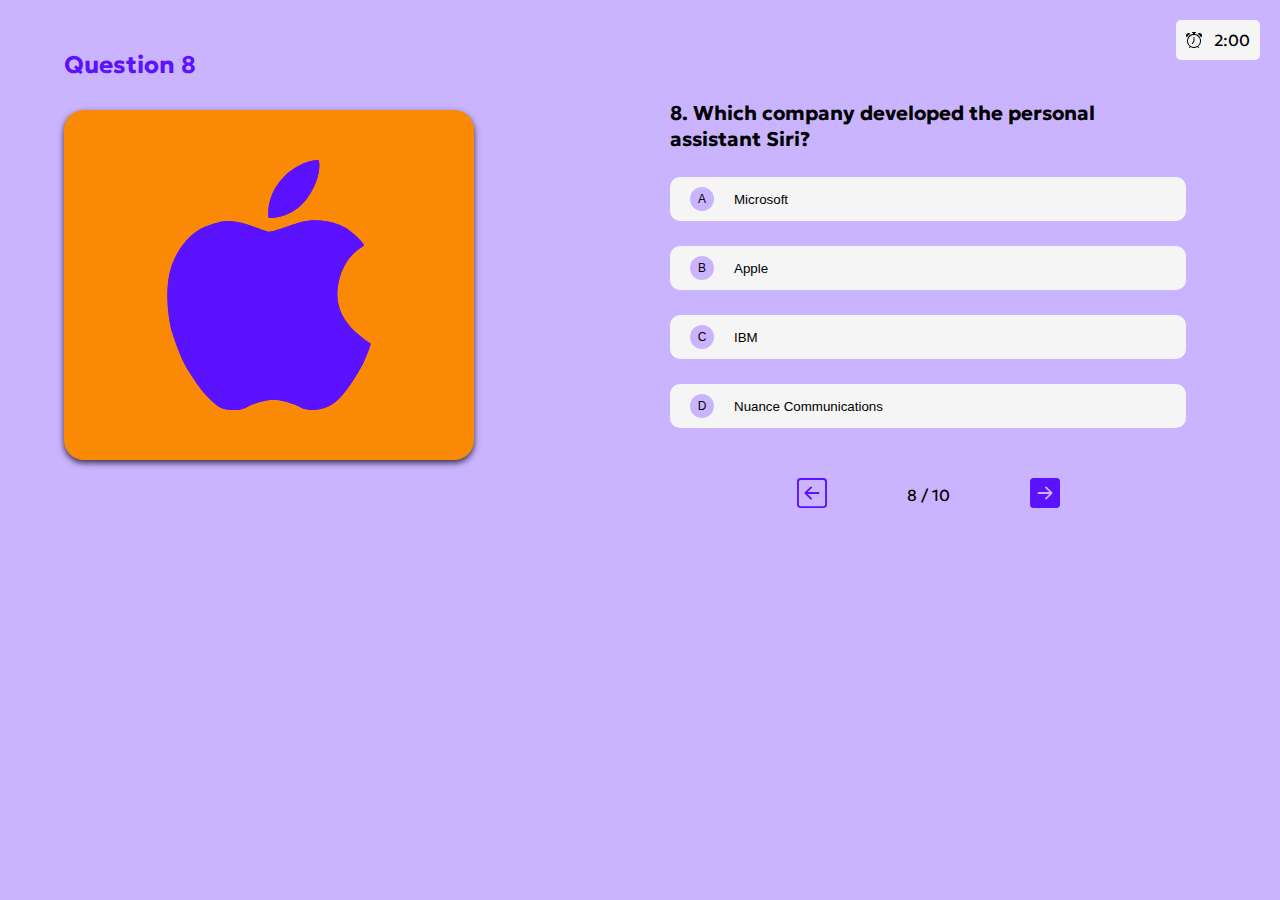
<file: index8.html>
<!DOCTYPE html>
<html lang="en">
<head>
    <meta charset="UTF-8">
    <meta name="viewport" content="width=device-width, initial-scale=1.0">
    <link href="https://fonts.googleapis.com/css2?family=Geologica:wght@100..900&family=Poppins:ital,wght@0,100;0,200;0,300;0,400;0,500;0,600;0,700;0,800;0,900;1,100;1,200;1,300;1,400;1,500;1,600;1,700;1,800;1,900&display=swap" rel="stylesheet">
    <link rel="stylesheet" href="app.css">
    <title>Tech Trivia</title>
</head>
<body>
    <div class="container">
        <header class="first-column" >
            <section class="head" >
                <h1 class="questions">Question 8</h1>
            <div class="timer" >
                <img class="time" src="images/alarm.svg" alt="timer">
                <p>2:00</p>
            </div>
            </section>
              <section >
               <svg class="images" xmlns="http://www.w3.org/2000/svg"  class="bi bi-apple" viewBox="0 0 16 16">
                    <path d="M11.182.008C11.148-.03 9.923.023 8.857 1.18c-1.066 1.156-.902 2.482-.878 2.516s1.52.087 2.475-1.258.762-2.391.728-2.43m3.314 11.733c-.048-.096-2.325-1.234-2.113-3.422s1.675-2.789 1.698-2.854-.597-.79-1.254-1.157a3.7 3.7 0 0 0-1.563-.434c-.108-.003-.483-.095-1.254.116-.508.139-1.653.589-1.968.607-.316.018-1.256-.522-2.267-.665-.647-.125-1.333.131-1.824.328-.49.196-1.422.754-2.074 2.237-.652 1.482-.311 3.83-.067 4.56s.625 1.924 1.273 2.796c.576.984 1.34 1.667 1.659 1.899s1.219.386 1.843.067c.502-.308 1.408-.485 1.766-.472.357.013 1.061.154 1.782.539.571.197 1.111.115 1.652-.105.541-.221 1.324-1.059 2.238-2.758q.52-1.185.473-1.282"/>
                    <path d="M11.182.008C11.148-.03 9.923.023 8.857 1.18c-1.066 1.156-.902 2.482-.878 2.516s1.52.087 2.475-1.258.762-2.391.728-2.43m3.314 11.733c-.048-.096-2.325-1.234-2.113-3.422s1.675-2.789 1.698-2.854-.597-.79-1.254-1.157a3.7 3.7 0 0 0-1.563-.434c-.108-.003-.483-.095-1.254.116-.508.139-1.653.589-1.968.607-.316.018-1.256-.522-2.267-.665-.647-.125-1.333.131-1.824.328-.49.196-1.422.754-2.074 2.237-.652 1.482-.311 3.83-.067 4.56s.625 1.924 1.273 2.796c.576.984 1.34 1.667 1.659 1.899s1.219.386 1.843.067c.502-.308 1.408-.485 1.766-.472.357.013 1.061.154 1.782.539.571.197 1.111.115 1.652-.105.541-.221 1.324-1.059 2.238-2.758q.52-1.185.473-1.282"/>
                </svg>

            </section>
        </header>
        <main class="second-column">
            <section>
                <p class="displayed-questions">8. Which company developed the personal assistant Siri?</p>
            </section>
            <section >
               <div class="options">
                   <button id="A" onclick="checkAnswer(this, 7);" class="option-a js-click">
                         <div class="option-icon-background"><p class="A">A</p></div>
                        <p class="B">Microsoft</p>
                   </button>
                    <button id="B" onclick="checkAnswer(this, 7);" class="option-a">
                             <div class="option-icon-background"><p  class="A">B</p></div> Apple
                    </button>
                    <button id="C" onclick="checkAnswer(this, 7);" class="option-a">
                        <div class="option-icon-background"><p class="A">C</p></div>
                        <p class="B">IBM</p>
                    </button>
                   <button id="D" onclick="checkAnswer(this, 7);" class="option-a">
                             <div class="option-icon-background"><p class="A">D</p></div>  
                            <p class="B">Nuance Communications</p>
                   </button>
               </div>
            </section>

            <footer>
            <a href="index7.html"><svg class="nav-btn-right" xmlns="http://www.w3.org/2000/svg"  class="bi bi-arrow-left-square" viewBox="0 0 16 16">
                <path fill-rule="evenodd" d="M15 2a1 1 0 0 0-1-1H2a1 1 0 0 0-1 1v12a1 1 0 0 0 1 1h12a1 1 0 0 0 1-1zM0 2a2 2 0 0 1 2-2h12a2 2 0 0 1 2 2v12a2 2 0 0 1-2 2H2a2 2 0 0 1-2-2zm11.5 5.5a.5.5 0 0 1 0 1H5.707l2.147 2.146a.5.5 0 0 1-.708.708l-3-3a.5.5 0 0 1 0-.708l3-3a.5.5 0 1 1 .708.708L5.707 7.5z"/>
            </svg></a>

            <p>8 / 10</p>

            <a href="index9.html"><svg class="nav-btn-right" xmlns="http://www.w3.org/2000/svg"  class="bi bi-arrow-right-square-fill" viewBox="0 0 16 16">
                 <path d="M0 14a2 2 0 0 0 2 2h12a2 2 0 0 0 2-2V2a2 2 0 0 0-2-2H2a2 2 0 0 0-2 2zm4.5-6.5h5.793L8.146 5.354a.5.5 0 1 1 .708-.708l3 3a.5.5 0 0 1 0 .708l-3 3a.5.5 0 0 1-.708-.708L10.293 8.5H4.5a.5.5 0 0 1 0-1"/>
            </svg></a>
        </footer>
        </main>
    </div>

    <script src="app.js" >
    </script>
</body>
</html>
</file>
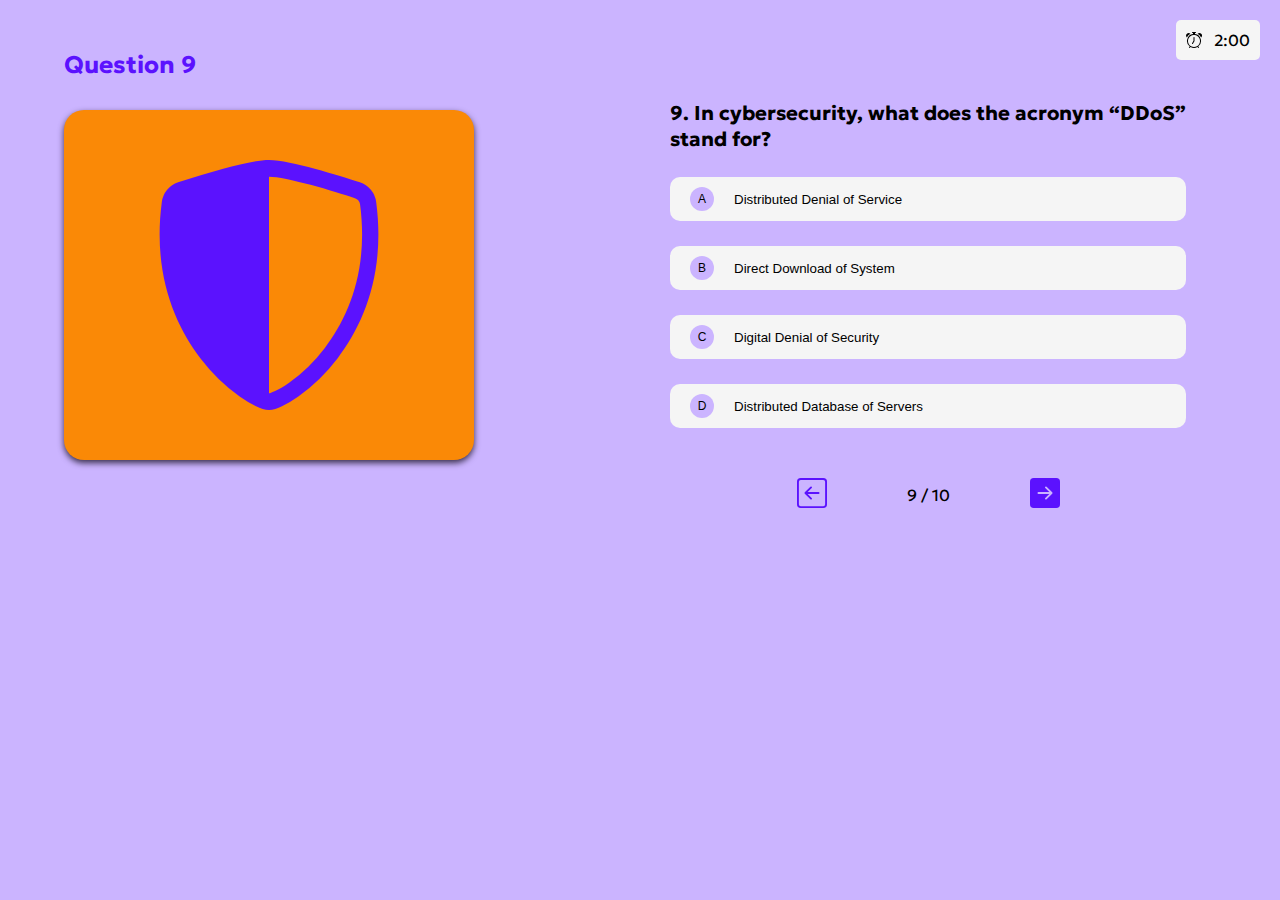
<file: index9.html>
<!DOCTYPE html>
<html lang="en">
<head>
    <meta charset="UTF-8">
    <meta name="viewport" content="width=device-width, initial-scale=1.0">
    <link href="https://fonts.googleapis.com/css2?family=Geologica:wght@100..900&family=Poppins:ital,wght@0,100;0,200;0,300;0,400;0,500;0,600;0,700;0,800;0,900;1,100;1,200;1,300;1,400;1,500;1,600;1,700;1,800;1,900&display=swap" rel="stylesheet">
    <link rel="stylesheet" href="app.css">
    <title>Tech Trivia</title>
</head>
<body>
    <div class="container">
        <header class="first-column" >
            <section class="head" >
                <h1 class="questions">Question 9</h1>
            <div class="timer" >
                <img class="time" src="images/alarm.svg" alt="timer">
                <p>2:00</p>
            </div>
            </section>
              <section >
              <svg class="images" xmlns="http://www.w3.org/2000/svg" class="bi bi-shield-shaded" viewBox="0 0 16 16">
                <path fill-rule="evenodd" d="M8 14.933a1 1 0 0 0 .1-.025q.114-.034.294-.118c.24-.113.547-.29.893-.533a10.7 10.7 0 0 0 2.287-2.233c1.527-1.997 2.807-5.031 2.253-9.188a.48.48 0 0 0-.328-.39c-.651-.213-1.75-.56-2.837-.855C9.552 1.29 8.531 1.067 8 1.067zM5.072.56C6.157.265 7.31 0 8 0s1.843.265 2.928.56c1.11.3 2.229.655 2.887.87a1.54 1.54 0 0 1 1.044 1.262c.596 4.477-.787 7.795-2.465 9.99a11.8 11.8 0 0 1-2.517 2.453 7 7 0 0 1-1.048.625c-.28.132-.581.24-.829.24s-.548-.108-.829-.24a7 7 0 0 1-1.048-.625 11.8 11.8 0 0 1-2.517-2.453C1.928 10.487.545 7.169 1.141 2.692A1.54 1.54 0 0 1 2.185 1.43 63 63 0 0 1 5.072.56"/>
              </svg>
            </section>
        </header>
        <main class="second-column">
            <section>
                <p class="displayed-questions">9. In cybersecurity, what does the acronym “DDoS” stand for?</p>
            </section>
            <section >
               <div class="options">
                   <button id="A" onclick="checkAnswer(this, 8);" class="option-a js-click">
                         <div class="option-icon-background"><p class="A">A</p></div>
                        <p class="B">Distributed Denial of Service</p>
                   </button>
                    <button id="B" onclick="checkAnswer(this, 8);" class="option-a">
                             <div class="option-icon-background"><p  class="A">B</p></div> 
                             <p class="B">Direct Download of System</p>
                    </button>
                    <button id="C" onclick="checkAnswer(this, 8);" class="option-a">
                        <div class="option-icon-background"><p class="A">C</p></div>
                        <p class="B">Digital Denial of Security</p>
                    </button>
                   <button id="D" onclick="checkAnswer(this, 8);" class="option-a">
                             <div class="option-icon-background"><p class="A">D</p></div>  
                            <p class="B">Distributed Database of Servers</p>
                   </button>
               </div>
            </section>

            <footer>
            <a href="index8.html"><svg class="nav-btn-right" xmlns="http://www.w3.org/2000/svg"  class="bi bi-arrow-left-square" viewBox="0 0 16 16">
                <path fill-rule="evenodd" d="M15 2a1 1 0 0 0-1-1H2a1 1 0 0 0-1 1v12a1 1 0 0 0 1 1h12a1 1 0 0 0 1-1zM0 2a2 2 0 0 1 2-2h12a2 2 0 0 1 2 2v12a2 2 0 0 1-2 2H2a2 2 0 0 1-2-2zm11.5 5.5a.5.5 0 0 1 0 1H5.707l2.147 2.146a.5.5 0 0 1-.708.708l-3-3a.5.5 0 0 1 0-.708l3-3a.5.5 0 1 1 .708.708L5.707 7.5z"/>
            </svg></a>

            <p>9 / 10</p>

            <a href="index10.html"><svg class="nav-btn-right" xmlns="http://www.w3.org/2000/svg"  class="bi bi-arrow-right-square-fill" viewBox="0 0 16 16">
                 <path d="M0 14a2 2 0 0 0 2 2h12a2 2 0 0 0 2-2V2a2 2 0 0 0-2-2H2a2 2 0 0 0-2 2zm4.5-6.5h5.793L8.146 5.354a.5.5 0 1 1 .708-.708l3 3a.5.5 0 0 1 0 .708l-3 3a.5.5 0 0 1-.708-.708L10.293 8.5H4.5a.5.5 0 0 1 0-1"/>
            </svg></a>
        </footer>
        </main>
    </div>

    <script src="app.js" >
    </script>
</body>
</html>
</file>
<file: app.css>
/* 
      Typography
16px // 20px // 24px // 30px // 64px


     font-weight
400 // 500 // 700

    color
primary   = 9769FF
secondary = FFB662
tertiary  = 392F4D
reds      = FF0000
greens    = 00FF09
case-holder = F5F5F5
white     = ffffff
blacks    = 000000

primary-tint = F5F5F5
secondary-tint = FFDAB0
primary-shade = 5B12FE
secondary-shade = FA8906

     font-family
geological


*/

:root {
    --primary-base: #9769FF;
    --secondary-base:  #FFB662;
    --tertiary-base: #392F4D;  
    --reds: #ff0000;
    --white: #ffffff;
    --black: #000000;
    --primary-tint: #cbb4ff;
    --secondary-tint: #FFDAB0;
    --primary-shade: #5B12FE;
    --secondary-shade: #FA8906;
    --case-holder: #f5f5f5;
    --green: #00FF09;

    --text-sm: 1.6rem;
    --text-md: 2.0rem;
    --text-h3: 2.4rem;
    --text-h2: 3.0rem;
    --text-h1: 6.4rem;


    --font-weight-regular: 400;
    --font-weight-medium: 500;
    --font-weight-bold: 700;

    --font-family: 'Geologica', sans-serif;
}

* {
    margin: 0;
    padding: 0;
}

html {
    font-size: 62.5%;
    font-family: 'Geologica', sans-serif;
} 

body{
    background-color: var(--white);
    background-color: var(--primary-tint);
    box-sizing: border-box;
}


.container {
   height: 100vh;
   max-width: 1200px; 
   width: 90%;
   margin: 0px auto;
   background-color: var(--primary-tint);
   display: grid;
    grid-template-columns: 1fr 1fr;
    /* align-items: center; */
}



.head {
    display: flex;
    flex-direction: row;
    align-items: center;
    gap: 18rem;
    align-self: flex-start;
    margin-top: 5.0rem;
    /* padding-top: 2.0rem; */
    justify-content: start;
    margin-bottom: 3.0rem;
}

.questions {
    font-size: 2.4rem;
    color: var(--primary-shade);
   
}

.timer{
    position: fixed;
    top: 0;
    right: 0;
    display: flex;
    flex-direction: row;
    gap: 1.241rem;
    align-items: center;
    background-color: var(--case-holder);
    justify-content: center;
    padding: 1.0rem;
    border-radius: 0.5rem;
    font-size: 1.6rem;
    align-self: end;
    margin-right: 2.0rem;
    margin-top: 2.0rem;

}

.time {
    max-width: 3.0rem;
    width: 100%;
}

.images {
    display: flex;
    width: 25rem;
    height: 25rem;
    padding: 5rem 8rem;
    background: var(--secondary-shade);
    align-self: center;
    justify-self: start;
    border-radius: 2.0rem;
    /* margin-bottom: 5.0rem; */
    mask-size: contain;
    fill: var(--primary-shade);
    box-shadow: 0px 3px 6px var(--tertiary-base);
}

.second-column{
    align-self: flex-start;
    margin-top: 10.0rem;
}

.displayed-questions{
    font-size: 2.0rem;
    font-weight: 700;
    padding: 0 3.0rem;
    margin-bottom: 2.5rem;
    
}

.options {
    font-size: 1.6rem;
    padding: 0 3.0rem;
    font-weight: 400;
}

.option-a {
    display: flex;
    flex-direction: row;
    background-color: var(--case-holder);
    padding: 1rem 2rem;
    border-radius: 1.0rem;
    gap: 2.0rem;
    margin-bottom: 2.5rem; 
    align-items: center;
    justify-self: stretch;
    border-style: none;
    cursor: pointer;
    transition: 0.5s;
}

.option-a:hover, .option-a:active{
    background-color: var(--secondary-base);
    transform: scale(1.05, 1.05);
    box-shadow: 0px 3px 6px var(--tertiary-base);
} 

/* .option-a:disenabled {
    background-color: var(--reds);
    transform: scale(1.05, 1.05);
} */

.A , .B {
    display: inline;
    text-align: left
}

.option-icon-background{
    font-size: 1.2rem;
    font-weight: 500;
    background-color: var(--primary-tint);
    width: 2.4rem;
    height: 2.4rem;
    border-radius: 12px;
    display: flex;
    justify-content: center;
    align-items: center;
}

footer {
    margin-top: 5rem;
    display: flex;
    flex-direction: row;
    gap: 8rem;
    justify-content: center;
    align-items: center;
    /* margin-bottom: 4.0rem; */
    font-size: 1.6rem;
}

.nav-btn-right {
    fill: var(--primary-shade);
    width: 3.0rem;
    height: 3.0rem;
    transition: 0.5s;
}


.submit-btn-right {
    font-size: var(--text-sm);
    background-color: var(--secondary-shade);
    color: var(--white);
    width: 8.0rem;
    height: 4.0rem;
    transition: 0.5s;
    border-style: none;
    letter-spacing: 0.2rem;
    border-radius: 0.5rem;
    transition: 0.5s;
}
 
.nav-btn-right:hover, .nav-btn-right:active {
    fill: var(--secondary-shade);
    transform: scale(1.05, 1.05);
}

.submit-btn-right:hover, .submit-btn-right:active {
   background-color:  var(--green);
    transform: scale(1.05, 1.05);
}

.shape {
    /* position: relative; */
    background-color: var(--primary-shade);
    height: 10px;
    border-radius: 30px 30px 0 0;
}

.shape-b{
    position: fixed;
    background-color: var(--secondary-shade);
    height: 40px;
    border-radius: 30px 30px 0 0;
    z-index: 99;
}

/* LG - SMALL LAPTOPS: 1040PX - 1200PX */

@media (max-width: 65rem) {
    /* 1040px / 16px = 72rem */
    /* 65rem * 16px = 1040px */


    html{
        font-size: 56.25%;
    }
}

/* * MD - TABLETS: 768 - 1024 */ 

@media (max-width: 54rem){
     /* 860px / 16px = 54rem */
    /* 54rem * 16px = 864px */


    html{
        font-size: 50%;
    }
}

/* SM  phone landscape: 568 - 768 */

@media (max-width: 47rem){
    /* 750px / 16px = 47rem*/
    /* 47rem * 16px = 752px */

    html{
        font-size: 44%;
    }
    
}


/* SM  phone portrait: < 568 */

@media (max-width: 36rem){
    /* 530px / 16px = 40rem*/
    /* 34rem * 16px = 544px */

    html{
        font-size: 37%;
    }

    .images {
        justify-self: center;
        margin-top: 5rem;
        width: 30em;
        height: 30rem;
    }

    .container {
        display: flex;
        flex-direction: column;
    }

    .second-column {
        margin-top: 10rem;
        align-self: center;
    }

    .first-column {
        margin-bottom: 0;
        height: auto
    }
}
</file>
<file: app11.css>
:root {
    --primary-base: #9769FF;
    --secondary-base:  #FFB662;
    --tertiary-base: #392F4D;  
    --reds: #ff0000;
    --white: #ffffff;
    --black: #000000;
    --primary-tint: #cbb4ff;
    --secondary-tint: #FFDAB0;
    --primary-shade: #5B12FE;
    --secondary-shade: #FA8906;
    --case-holder: #f5f5f5;
    --green: #00FF09;

    --text-sm: 1.6rem;
    --text-md: 2.0rem;
    --text-h3: 2.4rem;
    --text-h2: 3.0rem;
    --text-h1: 6.4rem;


    --font-weight-regular: 400;
    --font-weight-medium: 500;
    --font-weight-bold: 700;

    --font-family: 'Geologica', sans-serif;
}

* {
    margin: 0;
    padding: 0;
}

html {
    font-size: 62.5%;
    font-family: 'Geologica', sans-serif;
} 

body{
    background-color: var(--white);
    box-sizing: border-box;
}


.container {
   height: 100vh;
   max-width: 1200px; 
   width: 90%;
   margin: 0px auto;
   display: flex;
   flex-direction: column;
   /* grid-template-columns: 1fr 1fr; */
   justify-items: center;
   position: relative;


   
}

.final-score{
    color: var(--primary-shade);
    font-size: 6.0rem;
    margin-top: 3.0rem;
    justify-self: center;
}

.display-scored{
    margin-top: 3rem;
    background-color: var(--tertiary-base);
    font-size:6rem;
    width: 20rem;
    height: 20rem;
    padding: 3.0rem;
    color: var(--white);
    border-radius: 50%;
    display: flex;
    flex-direction: column;
    align-items: center;
    color: var(--secondary-base);
    justify-content: center;
    font-weight: 700;
    justify-self: center;
}

.score-remark{
    font-size: 3.0rem;
    color: var(--primary-base);
    font-family: 500;
}

.scores {
    font-size: 3.0rem;
    color: var(--white);
    font-family: 500;
}



ul {
    list-style: none;
    display: inline;
}

.number {
    display: inline;
    background-color: var(--green);
    padding: 0.5rem 1rem;
    border-radius: 0.7rem;
    text-align: center;
}

p{
    display: inline;
}


.score {
    display:grid;
    grid-template-columns: 1fr 1fr 1fr 1fr 1fr;
    gap: 5rem;
    font-size: 2.4rem;
    justify-self: center;
    margin-top: 8rem;
    color: var(--tertiary-base);
    font-weight: 600;

}


.nav-btn-right {
    position: absolute;
    fill: var(--primary-base);
    width: 3.0rem;
    height: 3.0rem;
    /* transition: 0.5s; */
    align-self: center;
}

.nav-btn-right:hover, .nav-btn-right:active {
    fill: var(--secondary-shade);
    transform: scale(1.05, 1.05);
}

button {
    display: grid;
    grid-template-columns: 1fr;
    border-style: none;
    gap: 3rem;
    justify-items: center;
    background-color: #ffffff;
    flex-direction: column;
    justify-self:  center;
    align-items: center;
    margin-top: 4rem;

}

.restart {
    margin-top: 10rem;
    grid-template-columns: 1fr;
    margin-left: 7rem;
    font-size: 2.4rem;
    color: var(--white);
    font-weight: 400;
    background-color: var(--primary-base);
    padding: 0.5rem 1rem;
    border-radius: 0.7rem;
    cursor: pointer;
    text-decoration: none;
    
}


@media (max-width: 65rem) {
    /* 1040px / 16px = 72rem */
    /* 65rem * 16px = 1040px */


    html{
        font-size: 56.25%;
    }
}

/* * MD - TABLETS: 768 - 1024 */ 

@media (max-width: 54rem){
     /* 860px / 16px = 54rem */
    /* 54rem * 16px = 864px */


    html{
        font-size: 50%;
    }
}

@media (max-width: 47rem){
    /* 750px / 16px = 47rem*/
    /* 47rem * 16px = 752px */

    html{
        font-size: 44%;
    }
    
}

@media (max-width: 36rem){
    /* 530px / 16px = 40rem*/
    /* 34rem * 16px = 544px */

    html{
        font-size: 37%;
    }
    
.score {
    display:grid;
    grid-template-columns: 1fr 1fr 1fr 1fr;
    margin-top: 16rem;

}

.display-scored {
    margin-top: 6rem;
}

.final-score{
    font-size: 6.0rem;
    margin-top: 12.0rem;
   
}

buttton{
    margin-top: 8rem;
    justify-self:  end;
    align-items: flex-end

}


.nav-btn-right {
    width: 4.0rem;
    height: 4.0rem;
}
}

/* p {
    font-size: 2.4rem;
} */
</file>
